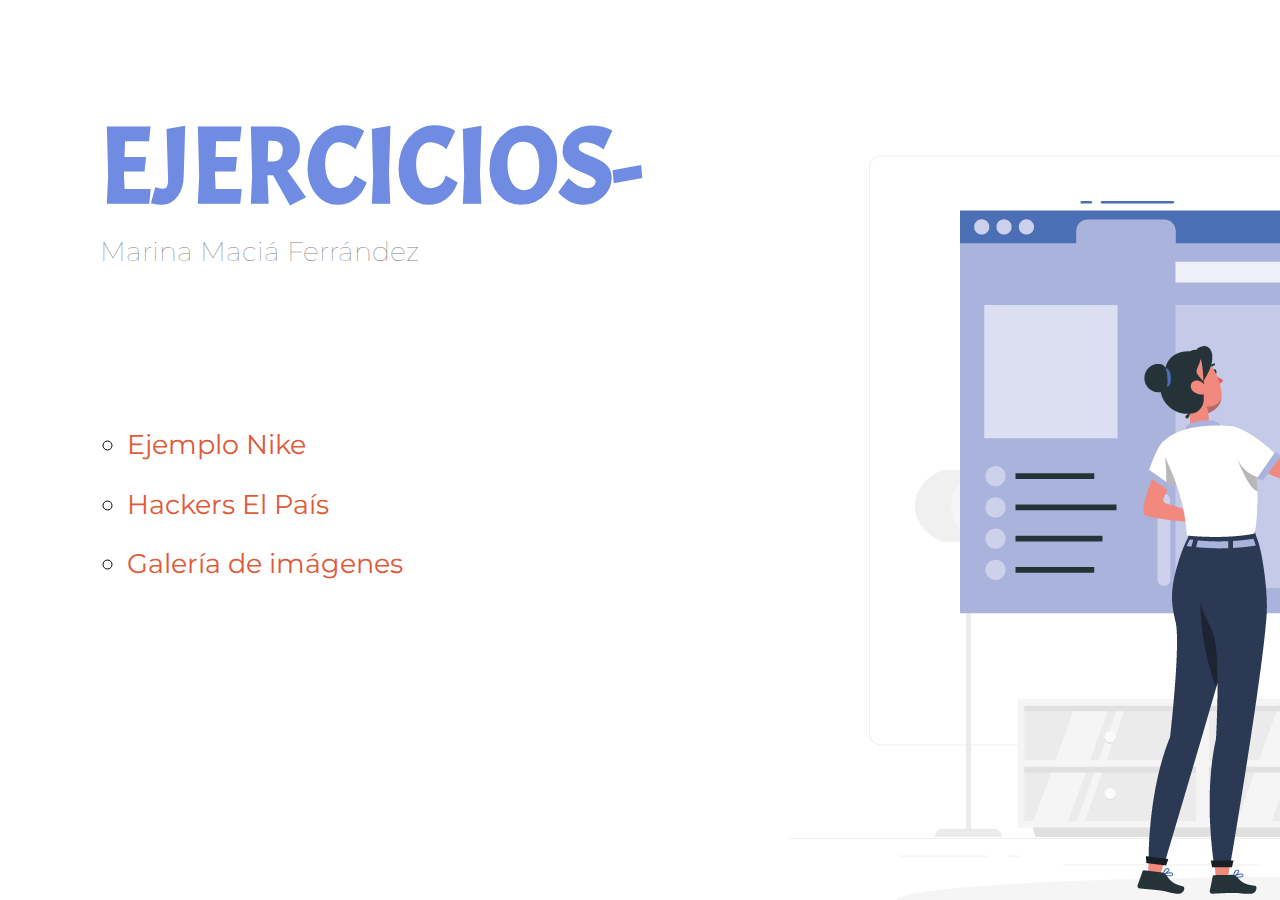
<file: Index.html>
<!DOCTYPE html>
<html>

<head>
    <meta charset="utf-8">
    <title>Ejercicios Marina Maciá</title>
    <link rel="stylesheet" href="style.css">

<link rel="preconnect" href="https://fonts.googleapis.com">
<link rel="preconnect" href="https://fonts.gstatic.com" crossorigin>
<link href="https://fonts.googleapis.com/css2?family=Acme&family=Montserrat:wght@300&display=swap" rel="stylesheet">
   </head>

<body>
    
    <h1>EJERCICIOS-</h1>
    <h2>Marina Maciá Ferrández</h2>
    <ul>
        <li><a href="NikeEjemplo/index.html">Ejemplo Nike</a></li> 
        <li><a href="ElPais/index.html">Hackers El País</a></li> 
        <li><a href="GaleriaImg/index.html">Galería de imágenes</a></li> 
   </ul>
</body>
</html>
</file>
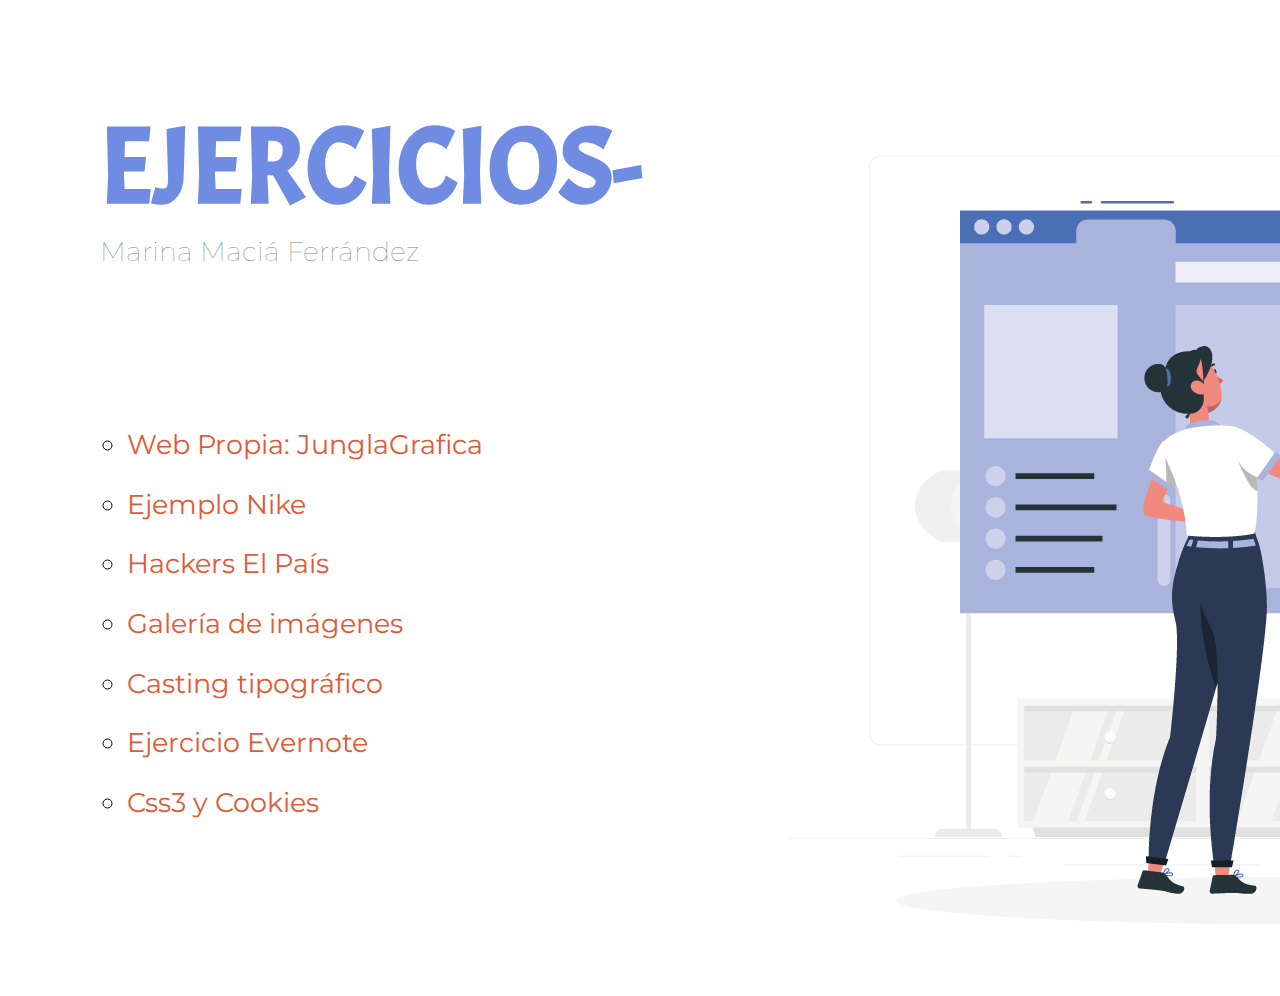
<file: index.html>
<!DOCTYPE html>
<html>

<head>
    <meta charset="utf-8">
    <title>Ejercicios Marina Maciá</title>
    <link rel="stylesheet" href="style.css">

<link rel="preconnect" href="https://fonts.googleapis.com">
<link rel="preconnect" href="https://fonts.gstatic.com" crossorigin>
<link href="https://fonts.googleapis.com/css2?family=Acme&family=Montserrat:wght@300&display=swap" rel="stylesheet">
   </head>

<body>
    
    <h1>EJERCICIOS-</h1>
    <h2>Marina Maciá Ferrández</h2>
    <ul>
        <li><a href="WebFinal/index.html">Web Propia: JunglaGrafica</a></li>
        <li><a href="NikeEjemplo/index.html">Ejemplo Nike</a></li> 
        <li><a href="ElPais/index.html">Hackers El País</a></li> 
        <li><a href="GaleriaImg/index.html">Galería de imágenes</a></li> 
        <li><a href="Tipografia/index.html">Casting tipográfico</a></li>
        <li><a href="Evernote/evernote.html">Ejercicio Evernote</a></li>
        <li><a href="Cookies/portfolio.html">Css3 y Cookies</a></li>
   </ul>
</body>
</html>
</file>
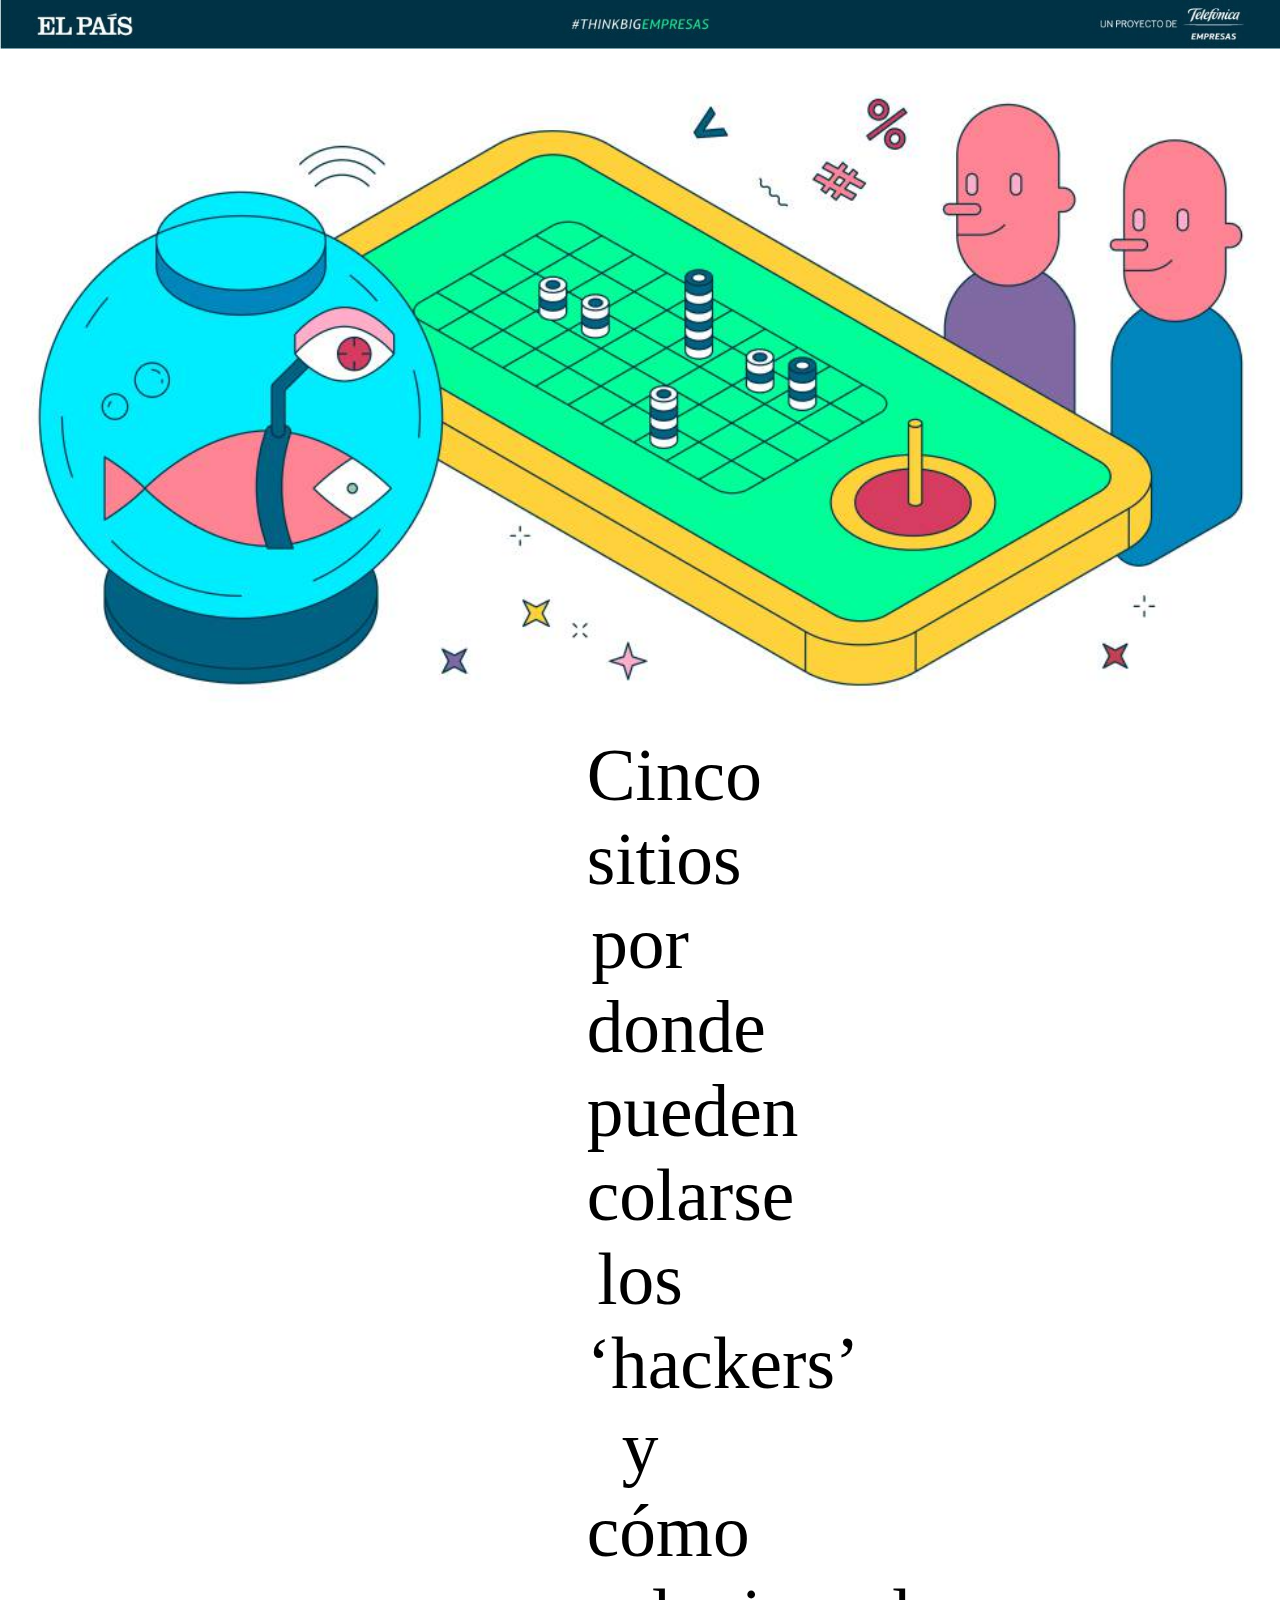
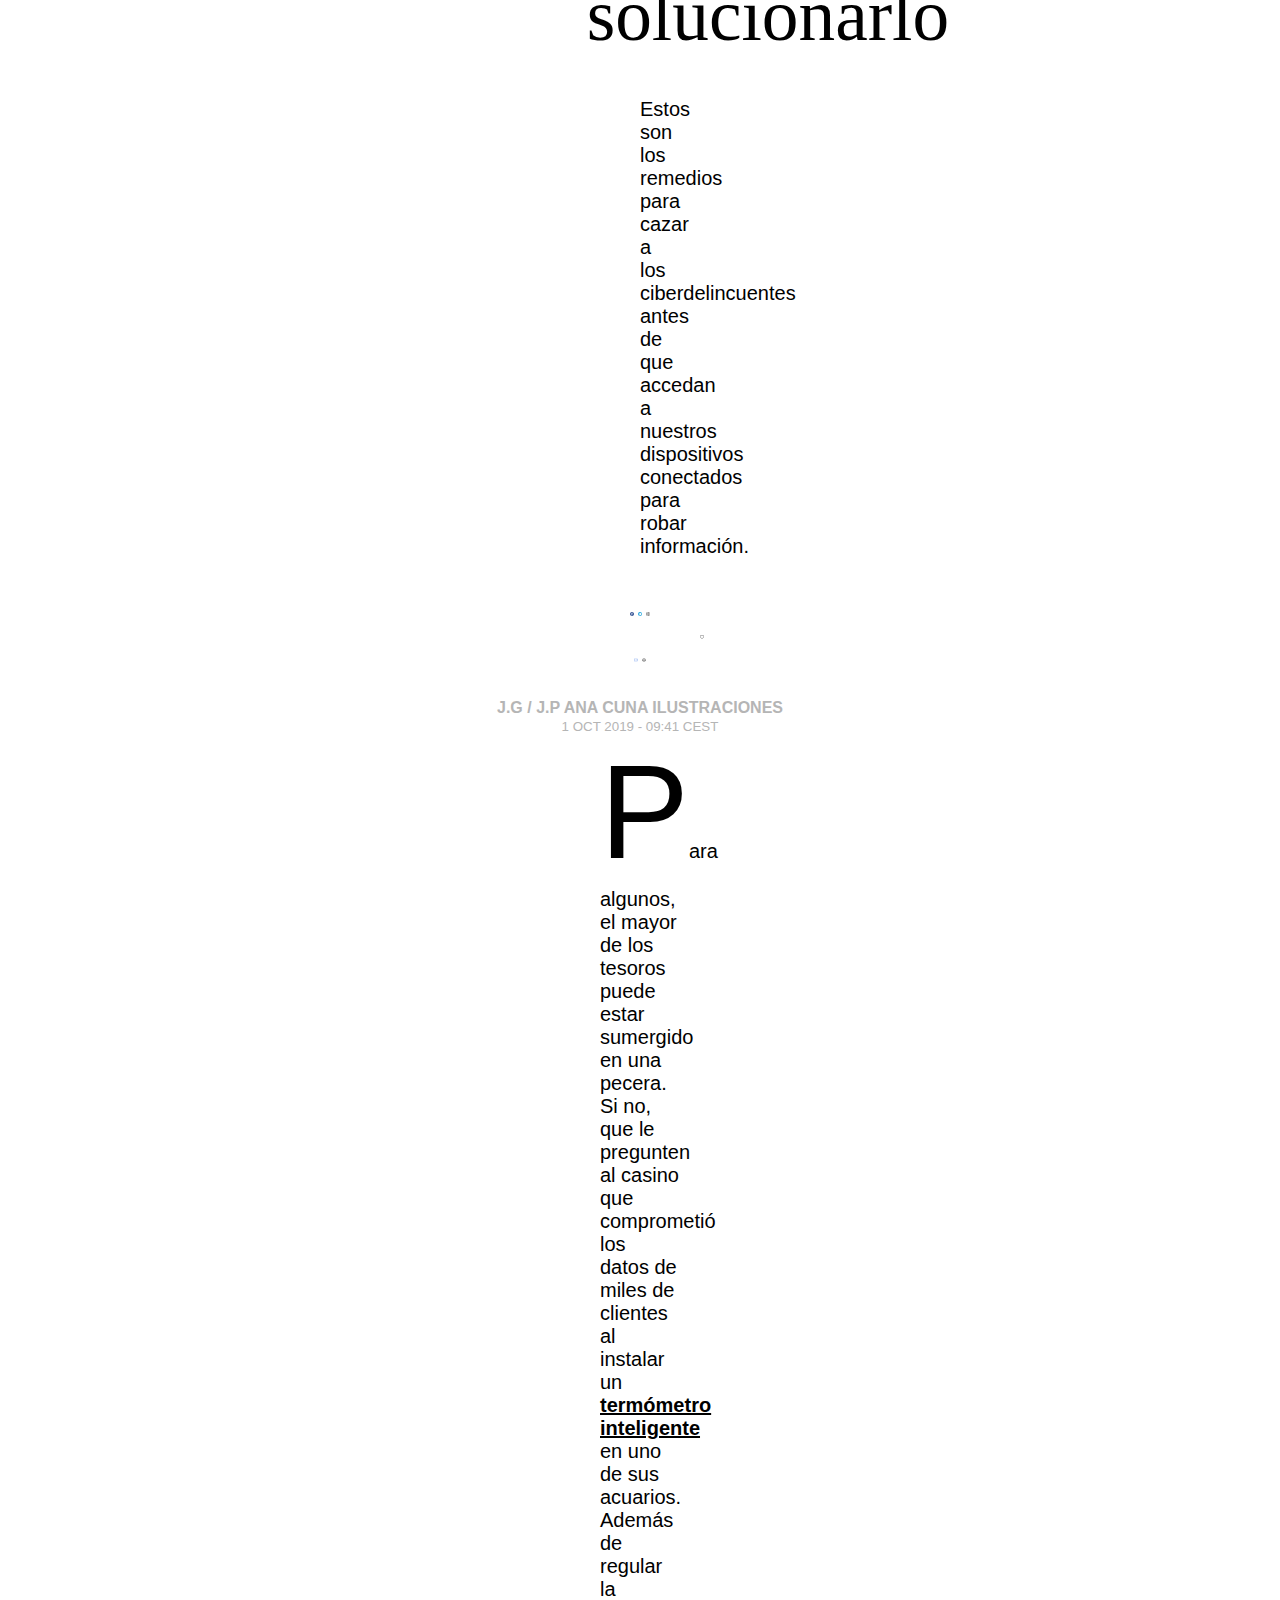
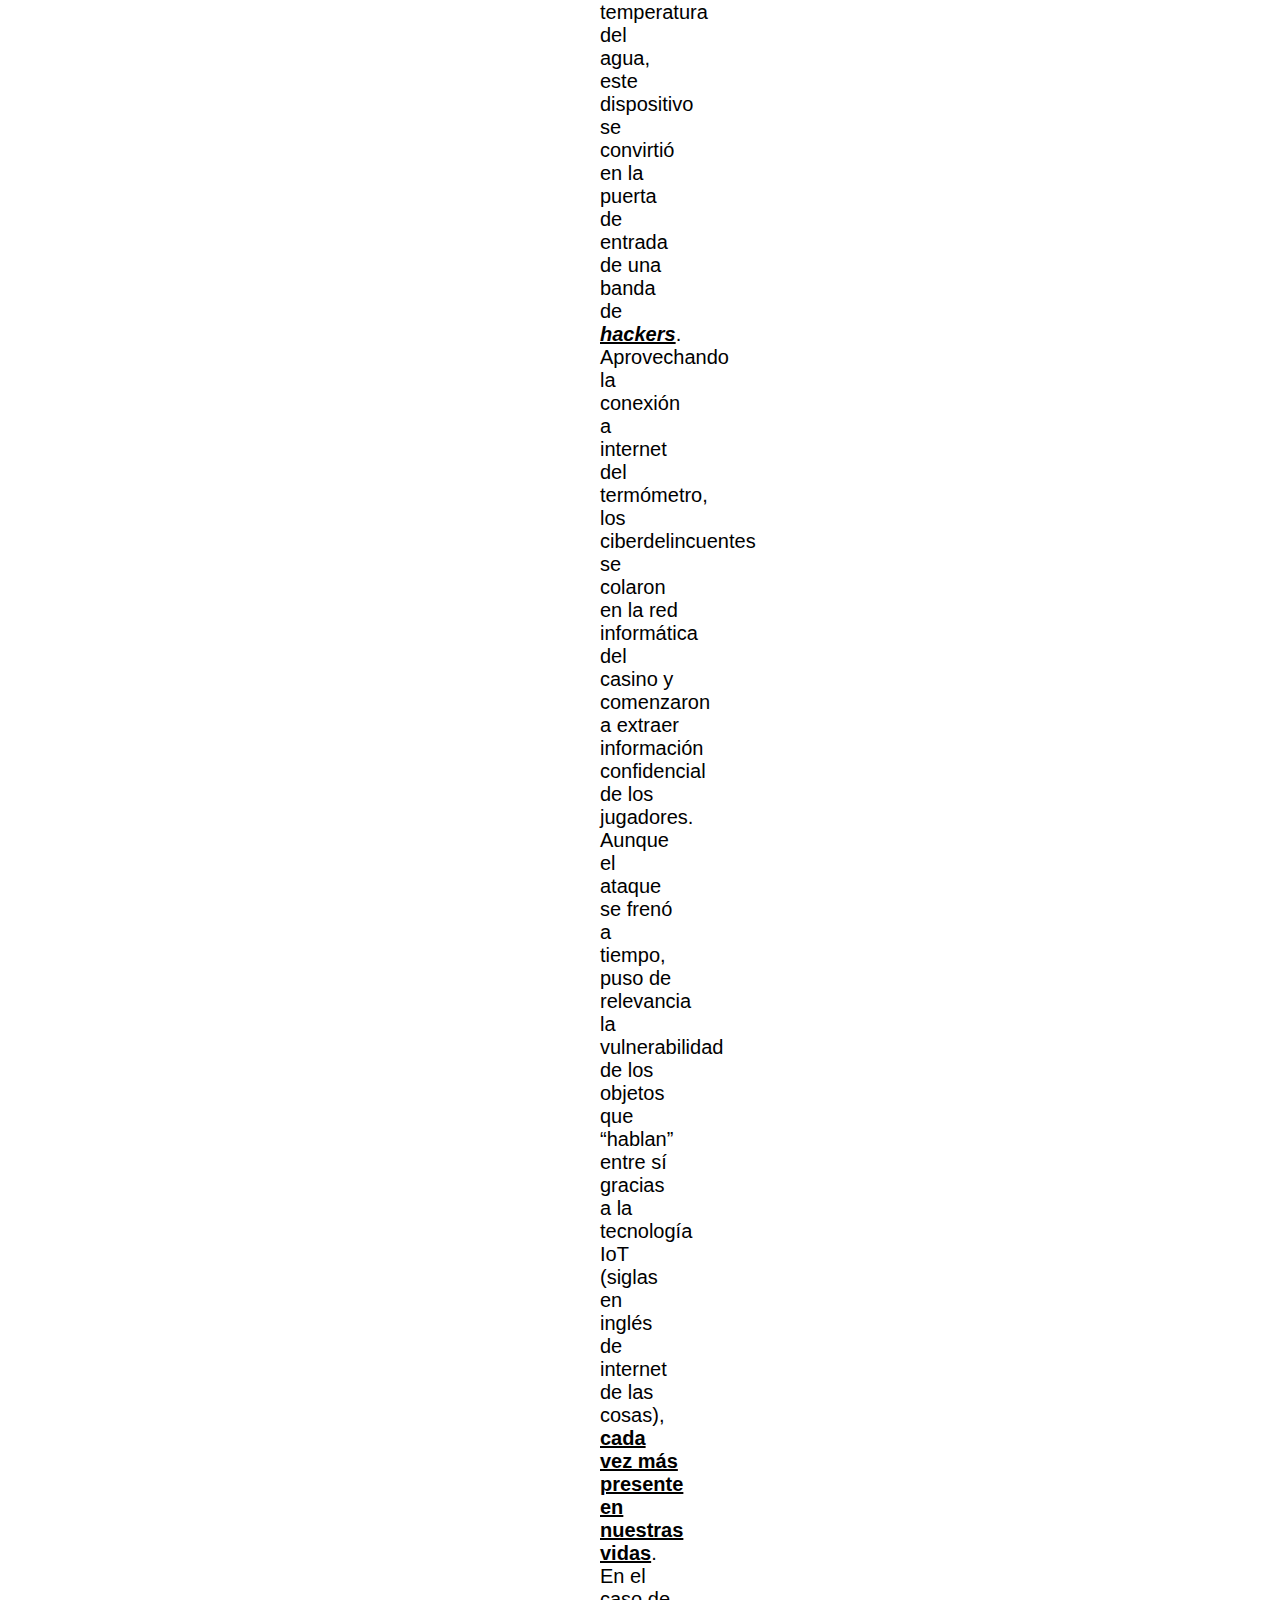
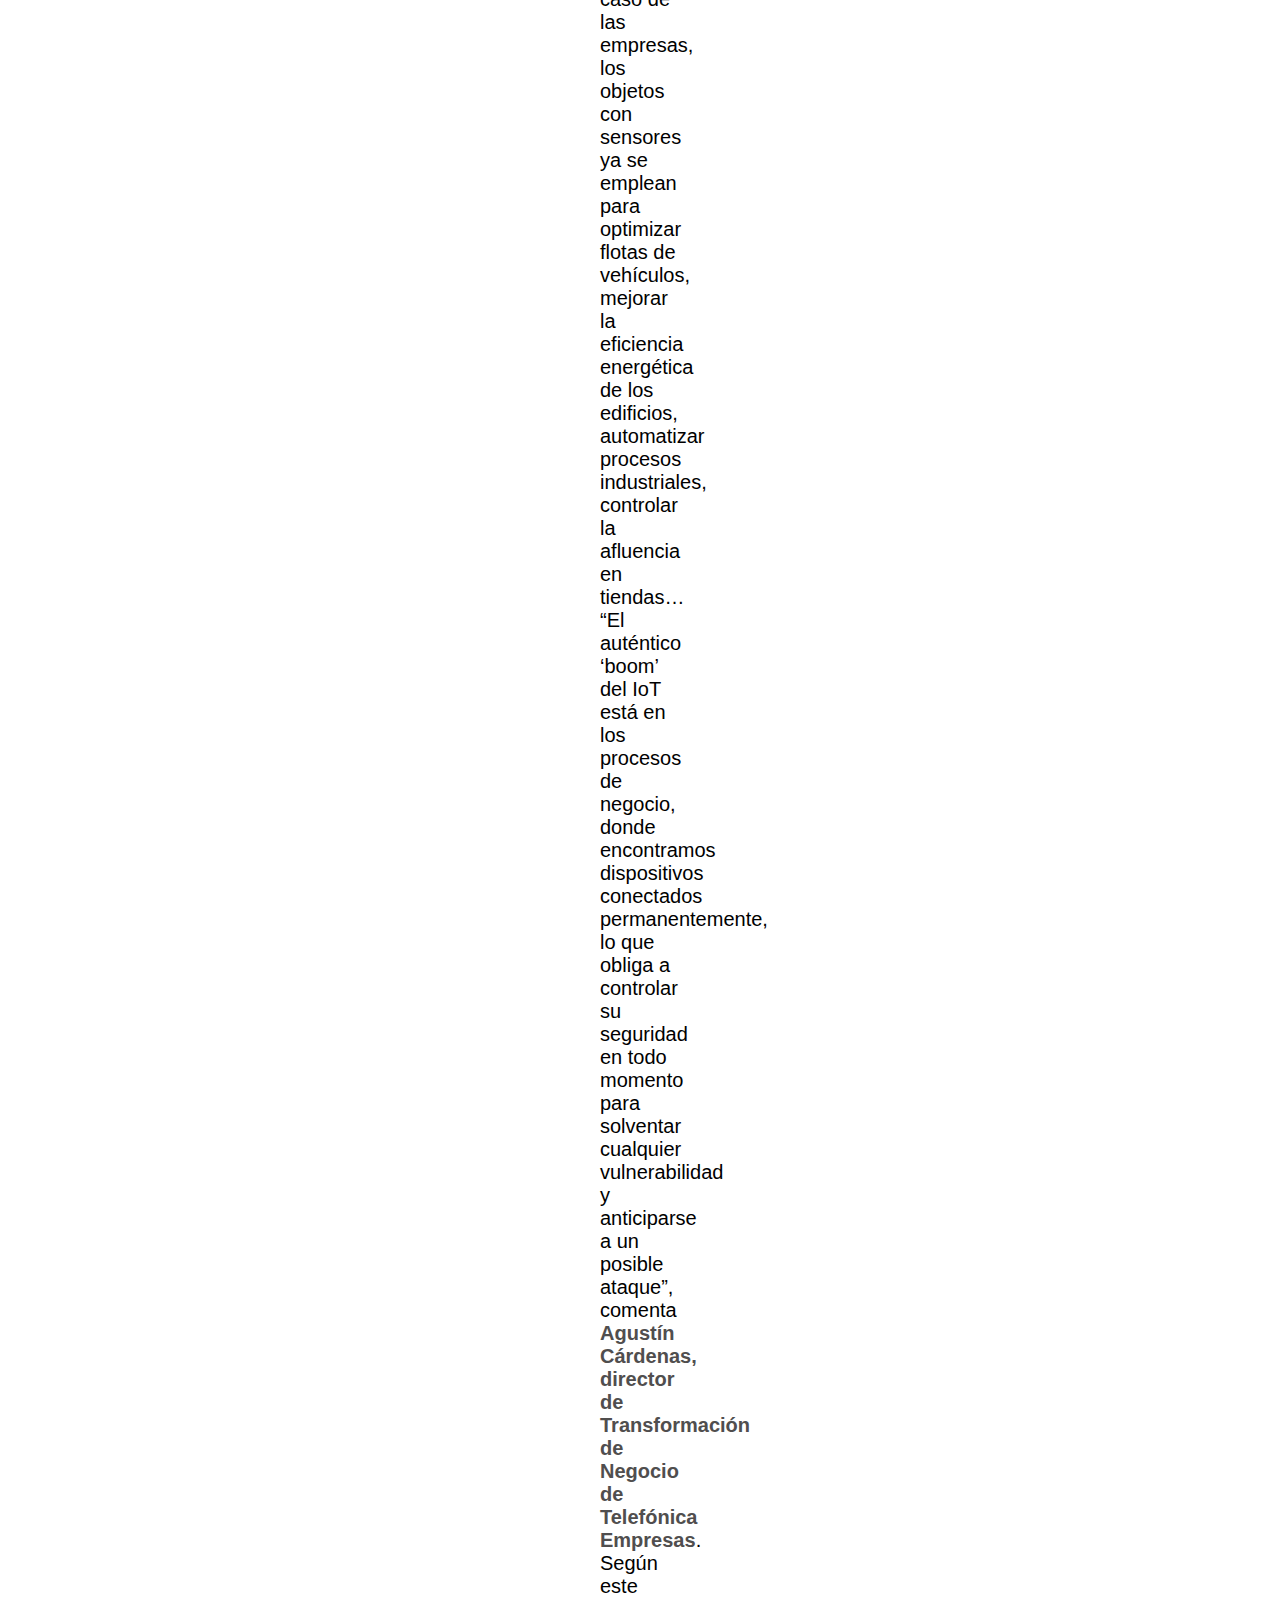
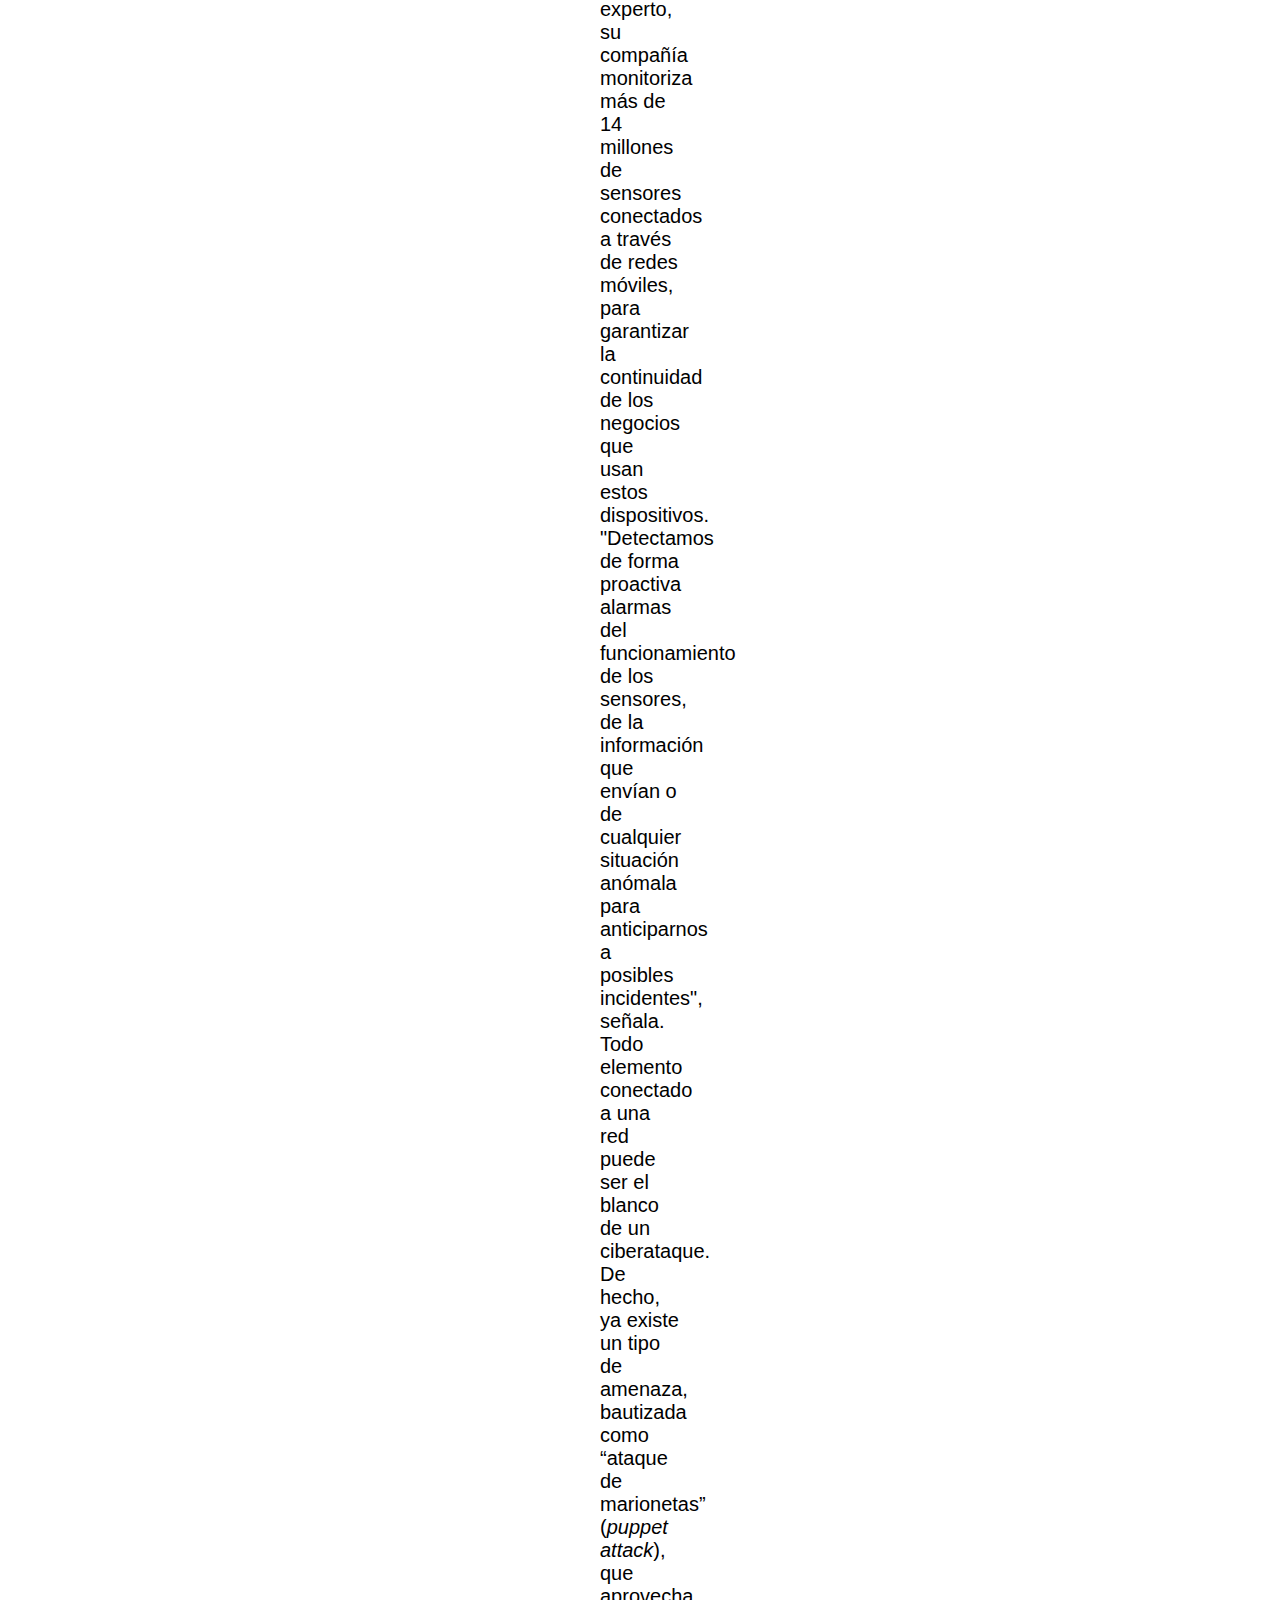
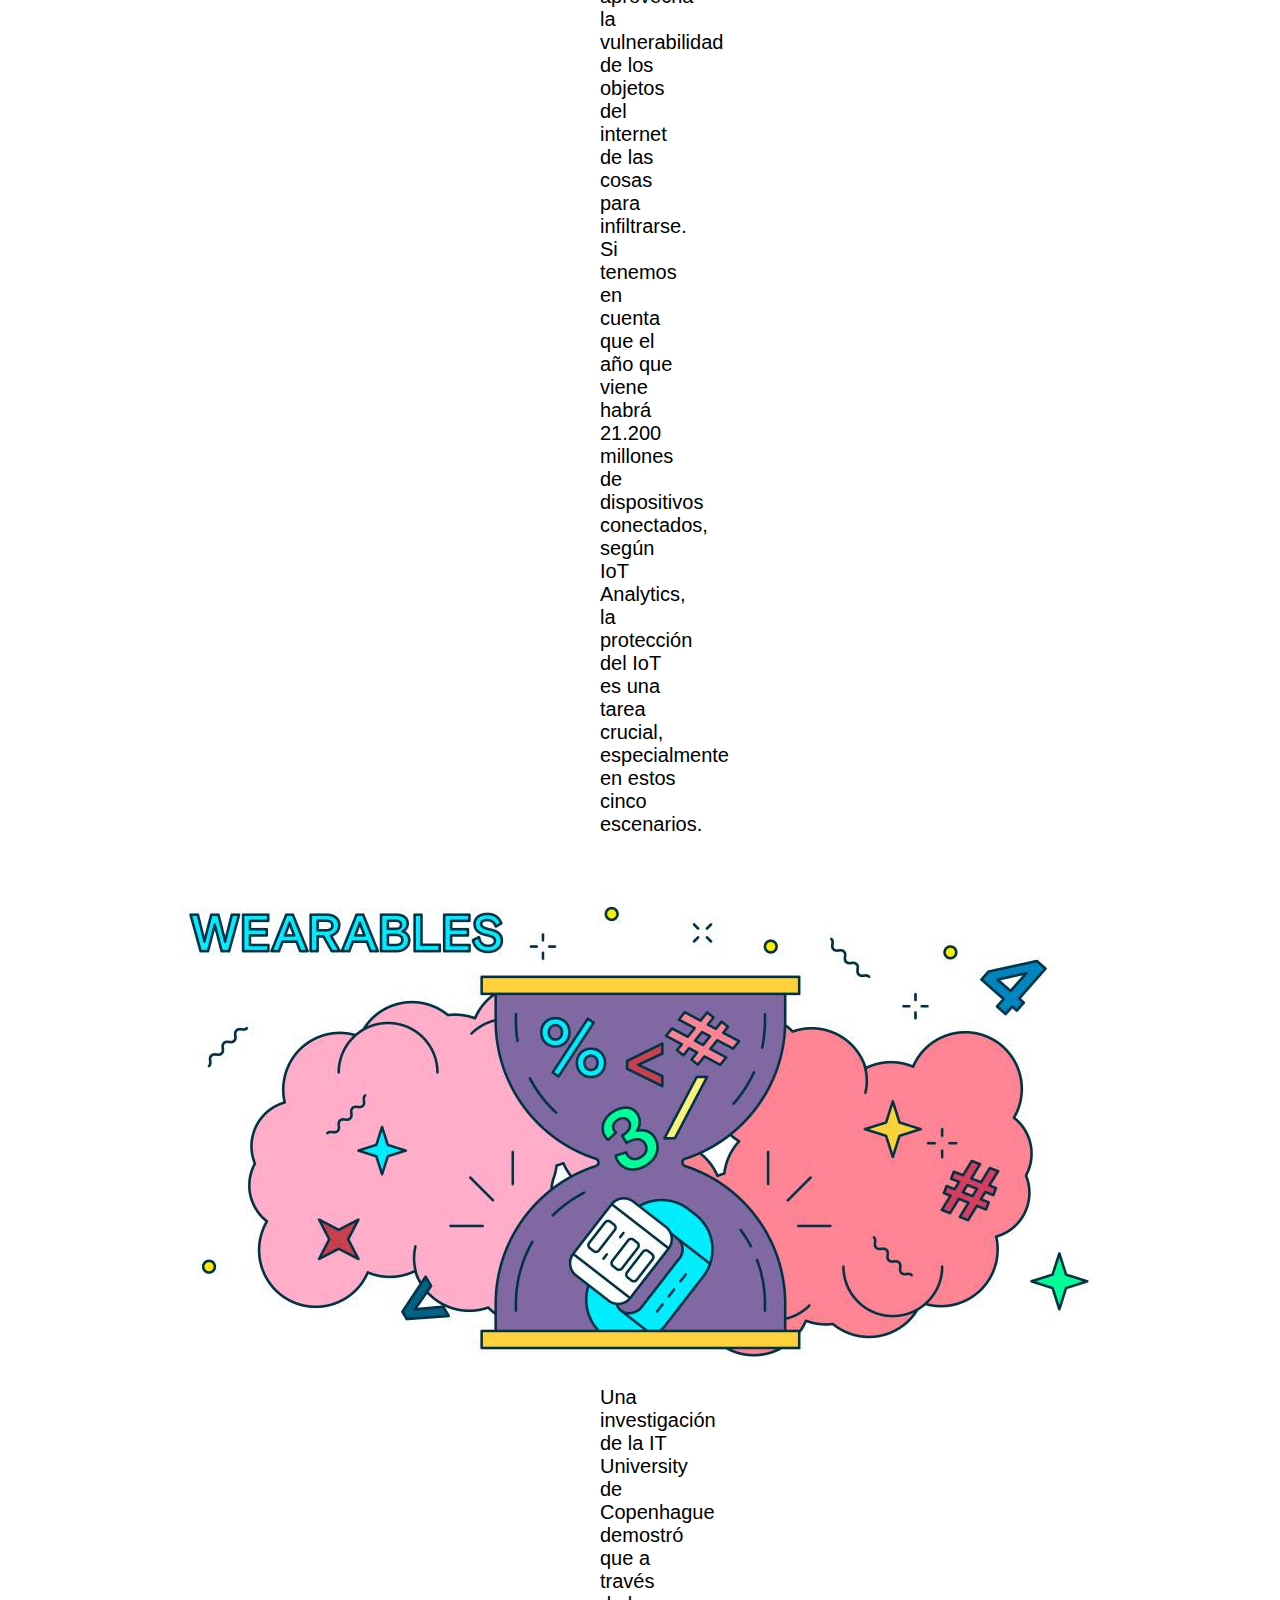
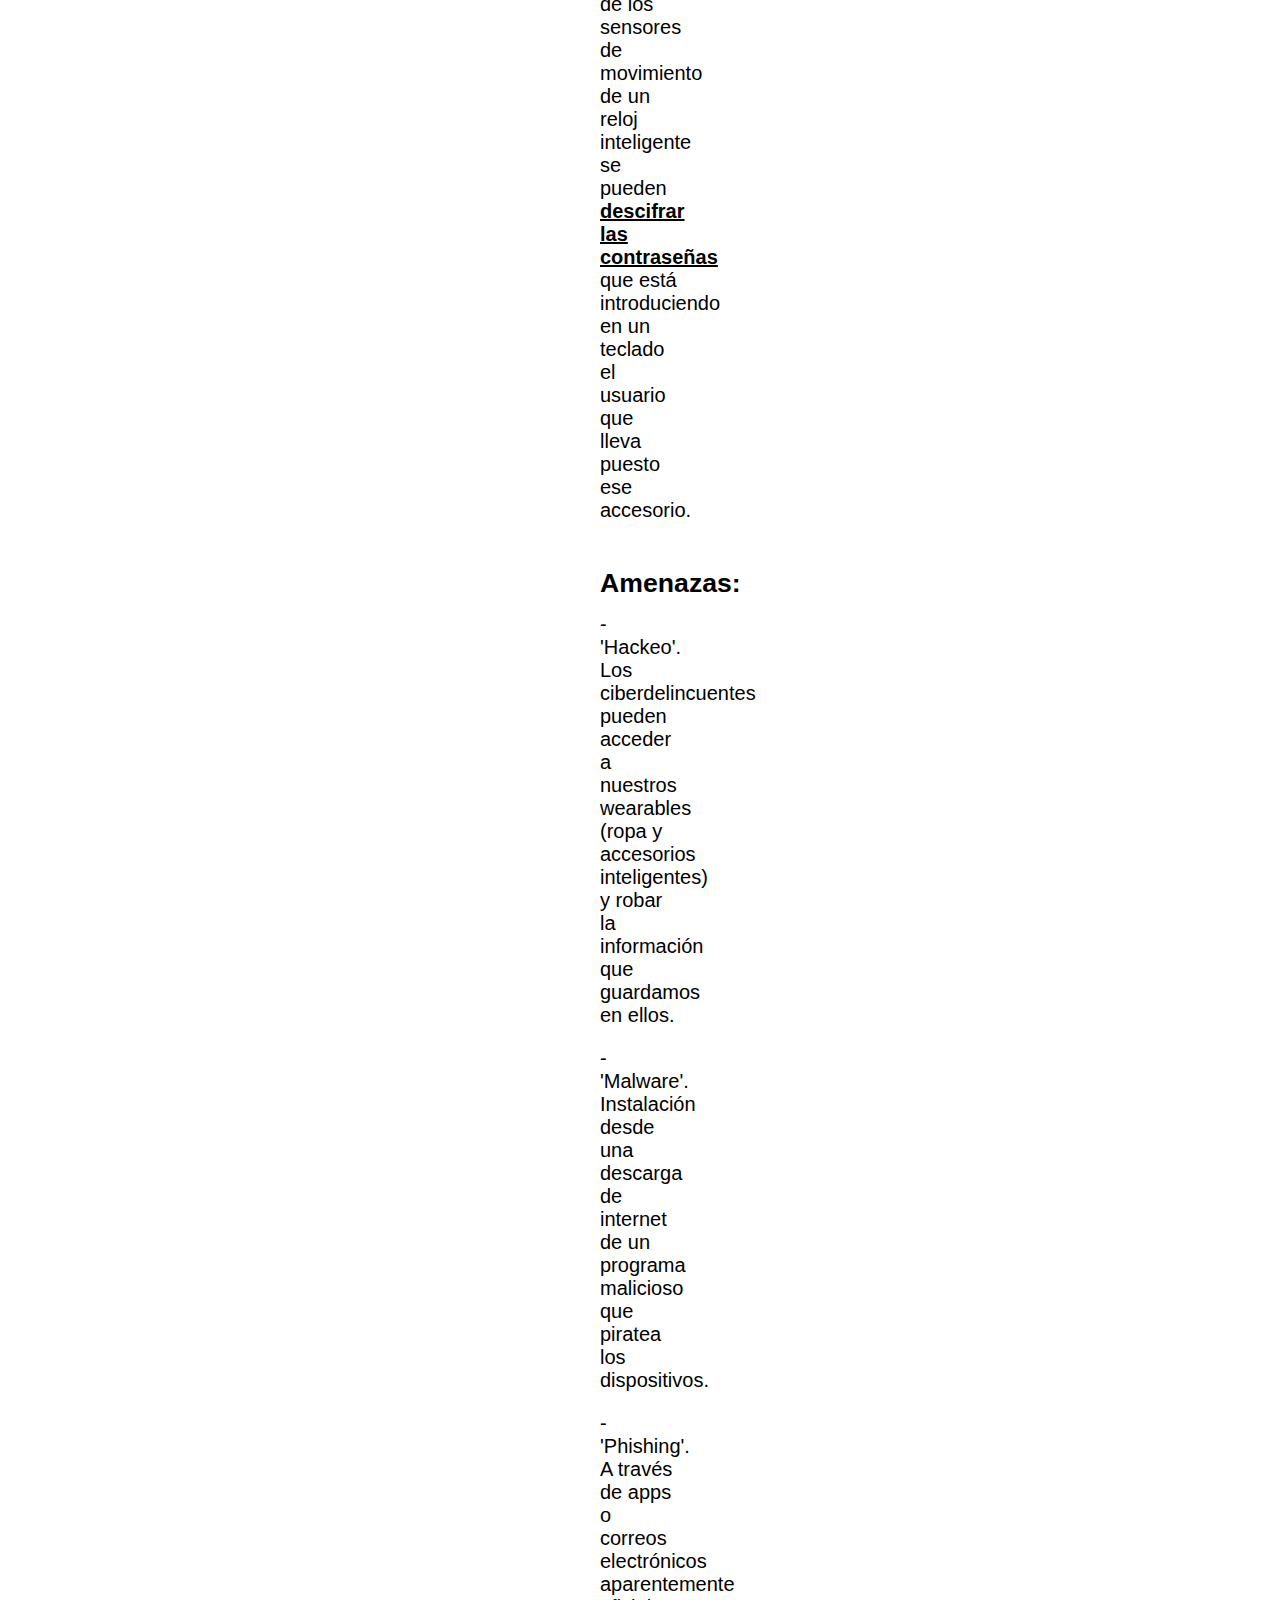
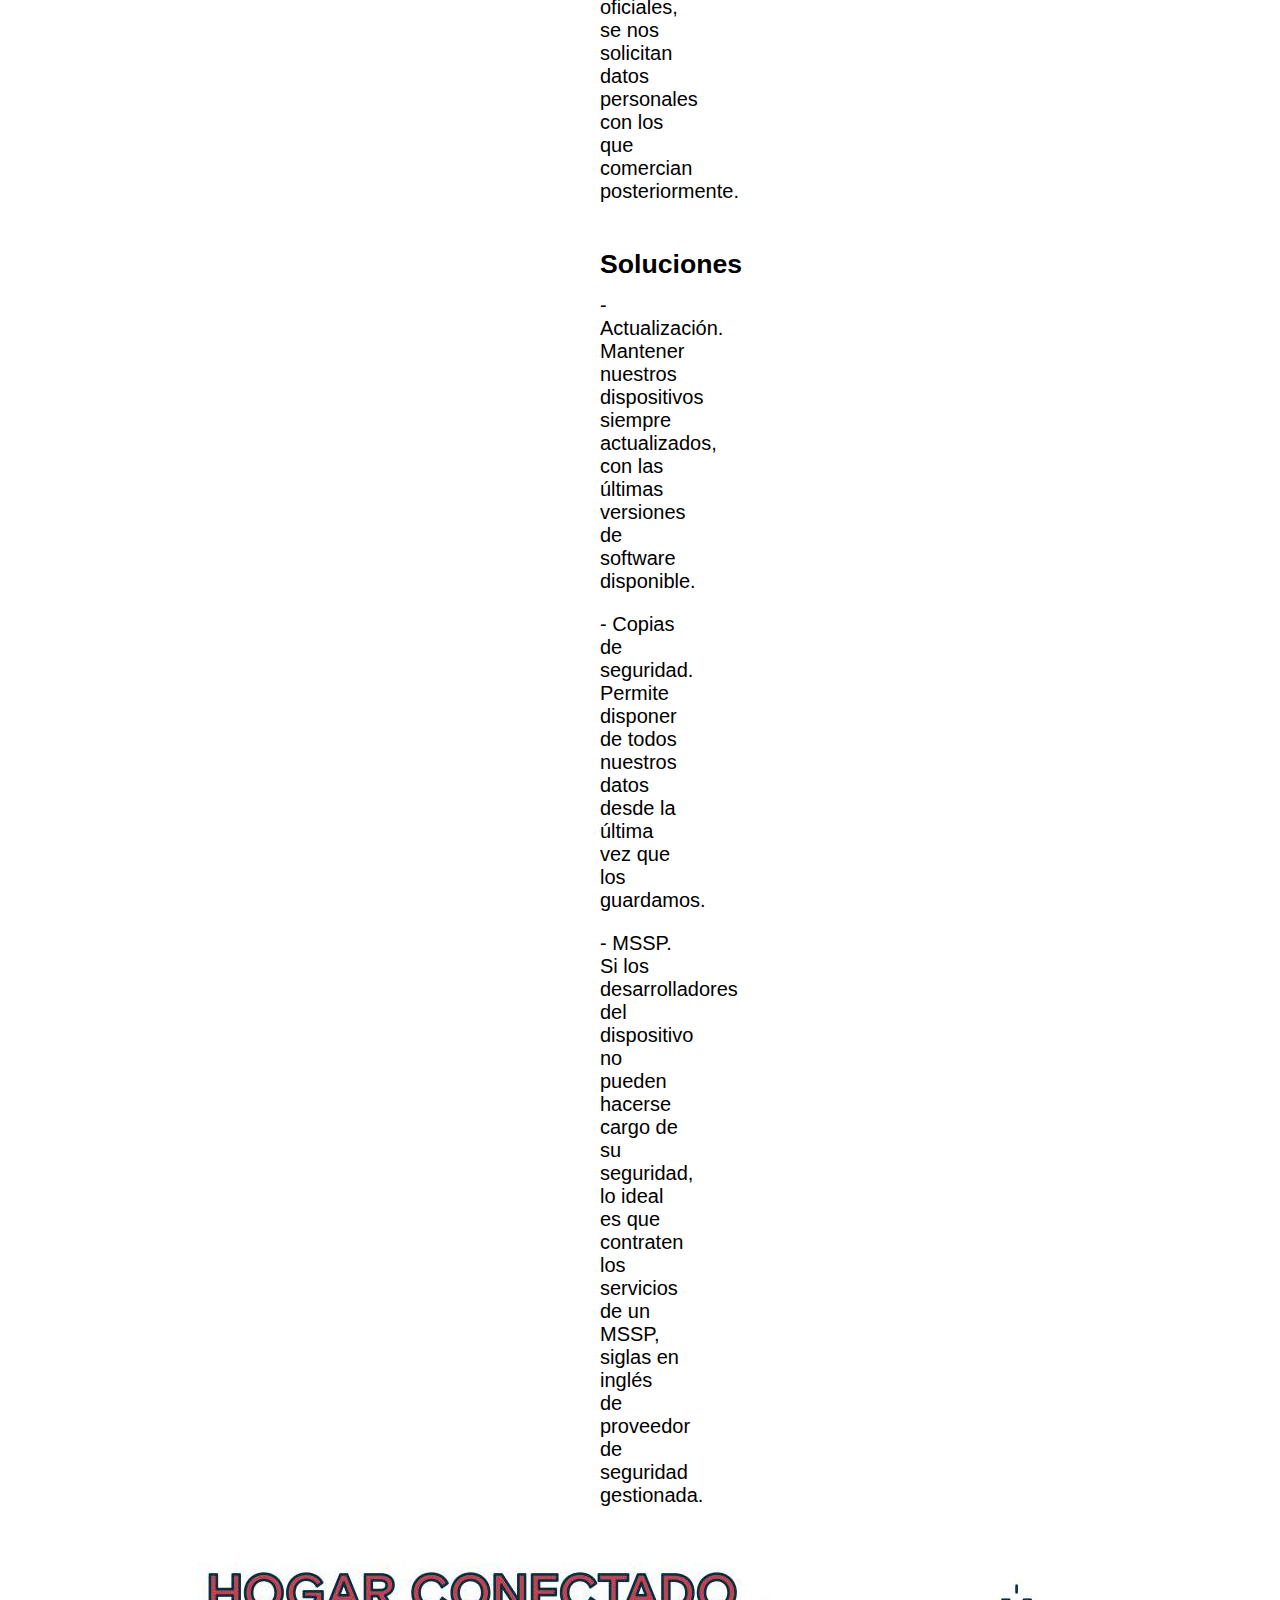
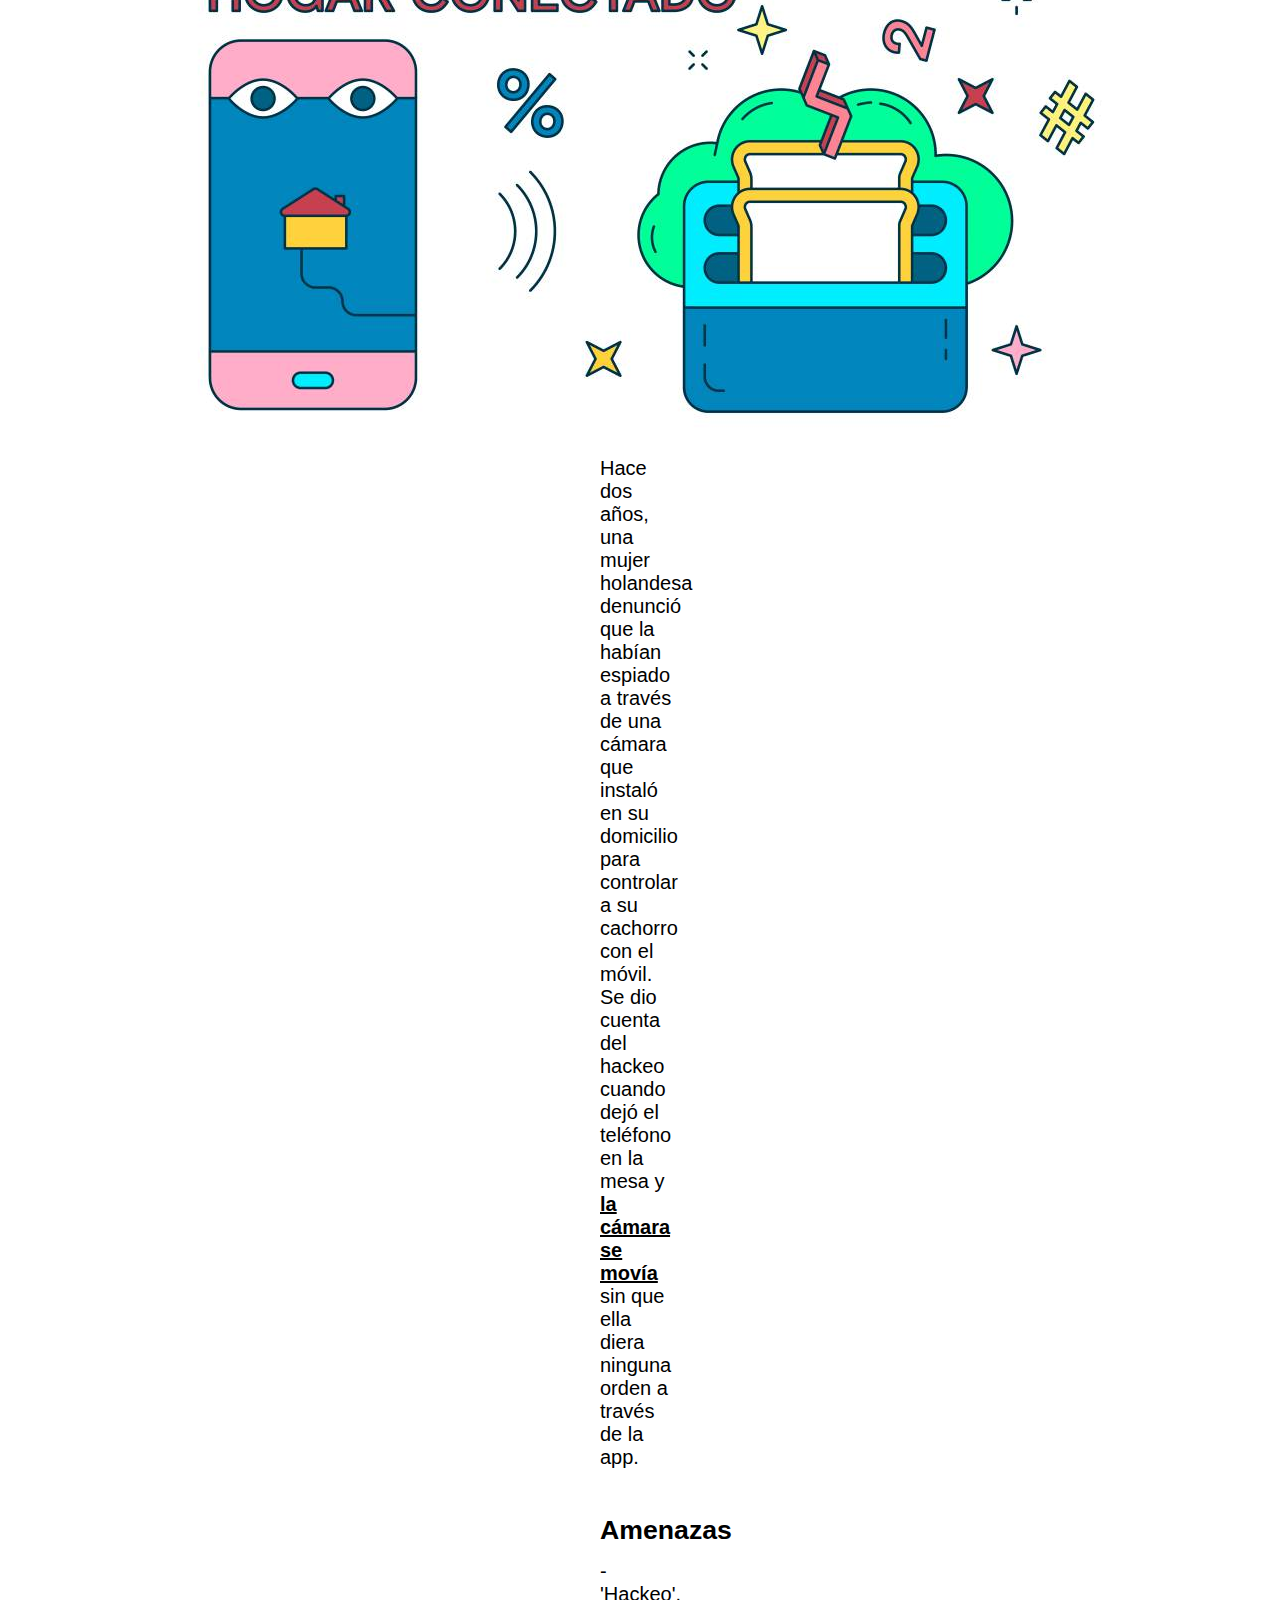
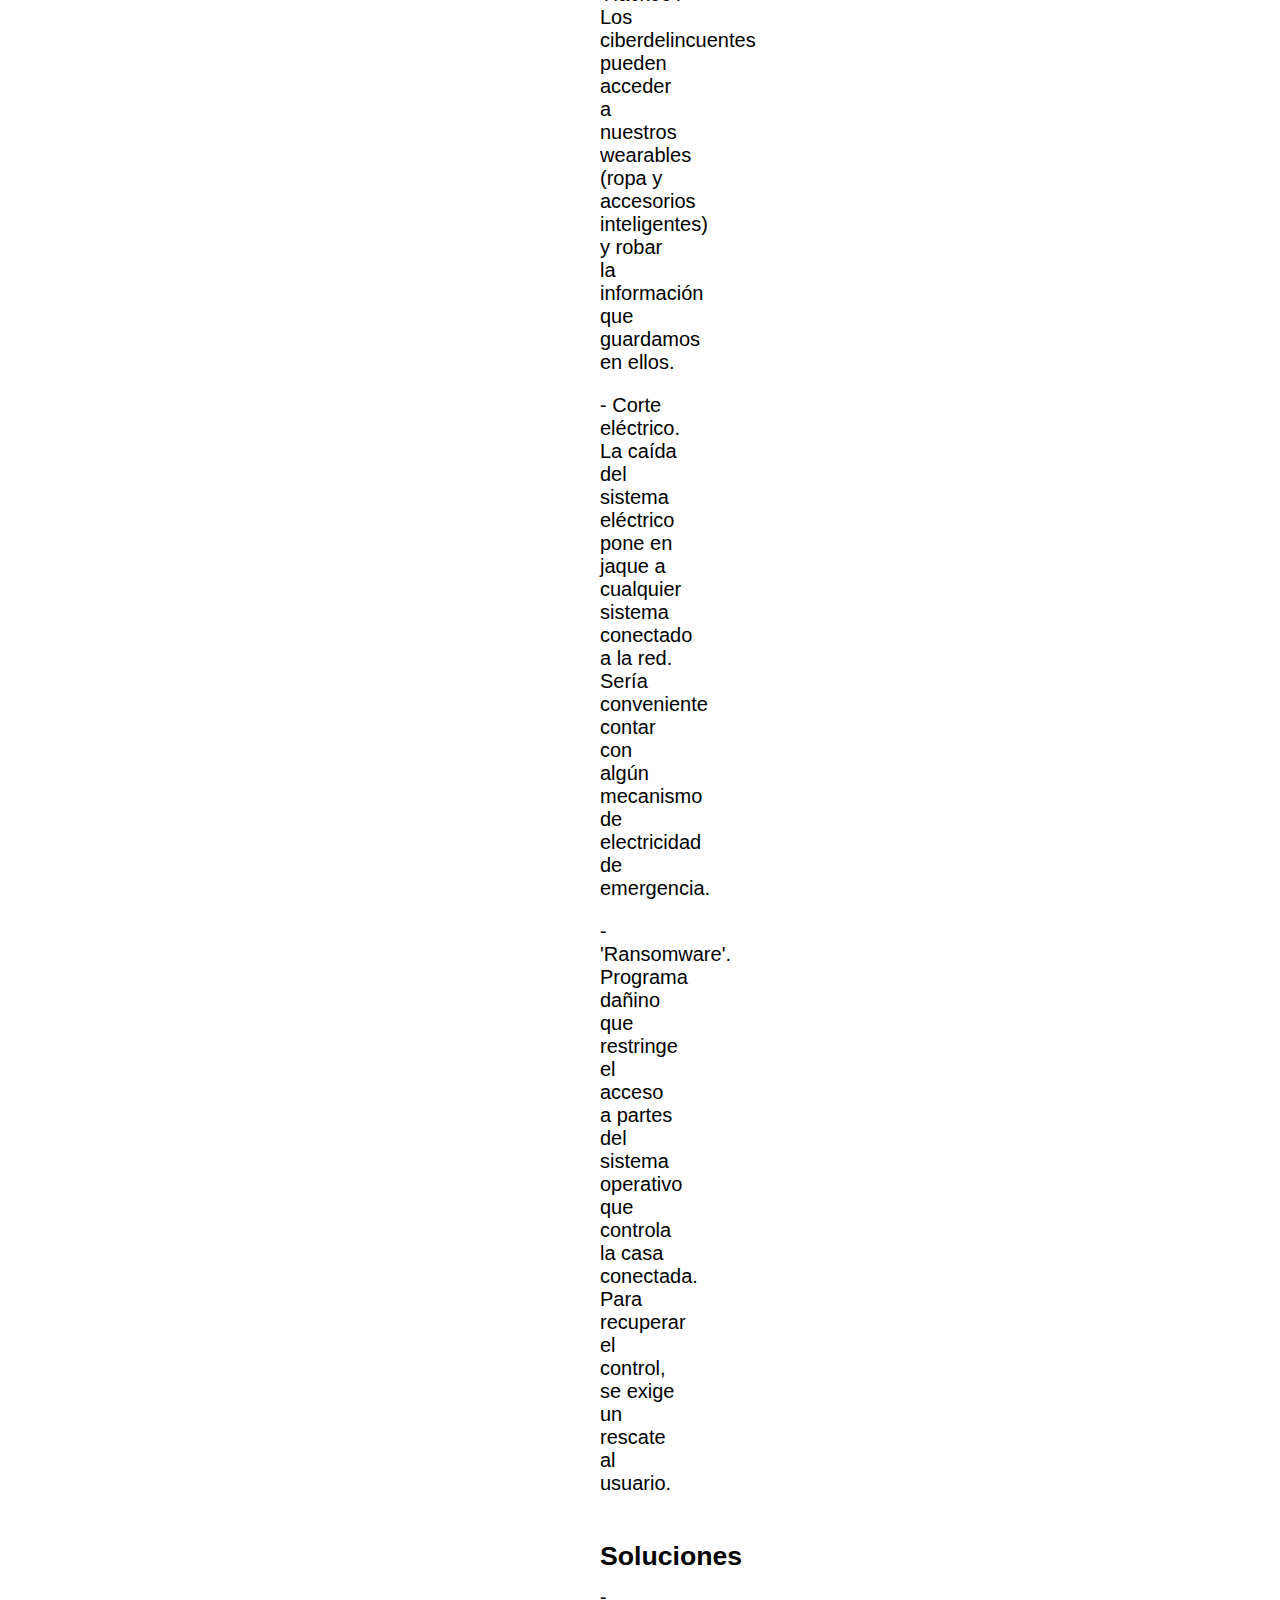
<file: ElPais/index.html>
<!DOCTYPE html>
<html>

<head>
    <meta charset="utf-8">
    <title>El Pais</title>
    <link rel="stylesheet" href="estilo/estilo.css">
</head>

<body>
    <header>
        <img src="img/header.JPG" alt="" width="100%">
        <img src="img/cabecera.jpg" alt="" width="100%">
    </header>
    <section>

        <h1>Cinco sitios por donde pueden colarse los ‘hackers’ y cómo solucionarlo</h1>
        <p class="intro"><!--He intentado poner la etiqueta <resumen> pero no funciona en CSS-->
            Estos son los remedios para cazar a los ciberdelincuentes antes de que accedan a nuestros dispositivos conectados para robar información.
        </p>

            <ul class="rrss">
                <li><a href="https://facebook.es"><img src="img/facebook.png" alt="" width="5%"></a></li>
                <li><a href="https://twitter.com/?lang=es"><img src="img/twitter.png" alt="" width="5%"></a></li>
                <li><a href="#"><img src="img/sharing.png" alt="" width="5%"></a></li>

                <li class="separar"><a href="#"><img src="img/heart.png" alt="" width="5%"></a></li>
                <li><a href="#"><img src="img/send-mail.png" alt="" width="5%"></a></li>
                <li><a href="#"><img src="img/print.png" alt="" width="5%"></a></li>


            </ul>

        <h4>J.G / J.P ANA CUNA ILUSTRACIONES</h4>
        <time>
            1 OCT 2019 - 09:41 CEST
        </time>
    </section>

    <article>
        <p>
            <span style="font-size:100pt ">P</span>ara algunos, el mayor de los tesoros puede estar sumergido en una pecera. Si no, que le pregunten al casino que comprometió los datos de miles de clientes al instalar un <span style="text-decoration: underline;font-weight:bold">termómetro inteligente</span> en uno de sus acuarios. Además de regular la temperatura del agua, este dispositivo se convirtió en la puerta de entrada de una banda de <span style="text-decoration: underline; font-weight:bold; font-style: oblique;"  >hackers</span>. Aprovechando la conexión a internet del termómetro, los ciberdelincuentes se colaron en la red informática del casino y comenzaron a extraer información confidencial de los jugadores. Aunque el ataque se frenó a tiempo, puso de relevancia la vulnerabilidad de los objetos que “hablan” entre sí gracias a la tecnología IoT (siglas en inglés de internet de las cosas), <span style="text-decoration: underline;font-weight:bold"> cada vez más presente en nuestras vidas</span>. En el caso de las empresas, los objetos con sensores ya se emplean para optimizar flotas de vehículos, mejorar la eficiencia energética de los edificios, automatizar procesos industriales, controlar la afluencia en tiendas… “El auténtico ‘boom’ del IoT está en los procesos de negocio, donde encontramos dispositivos conectados permanentemente, lo que obliga a controlar su seguridad en todo momento para solventar cualquier vulnerabilidad y anticiparse a un posible ataque”, comenta <span style="font-weight:bold; color: rgb(80, 78, 78);">Agustín Cárdenas, director de Transformación de Negocio de Telefónica Empresas</span>. Según este experto, su compañía monitoriza más de 14 millones de sensores conectados a través de redes móviles, para garantizar la continuidad de los negocios que usan estos dispositivos. "Detectamos de forma proactiva alarmas del funcionamiento de los sensores, de la información que envían o de cualquier situación anómala para anticiparnos a posibles incidentes", señala.
            <br>Todo elemento conectado a una red puede ser el blanco de un ciberataque. De hecho, ya existe un tipo de amenaza, bautizada como “ataque de marionetas” (<span style="font-style: oblique;">puppet attack</span>), que aprovecha la vulnerabilidad de los objetos del internet de las cosas para infiltrarse. Si tenemos en cuenta que el año que viene habrá 21.200 millones de dispositivos conectados, según IoT Analytics, la protección del IoT es una tarea crucial, especialmente en estos cinco escenarios.
        </p>

        <img src="img/img1.jpg" alt="">

        <p>
        Una investigación de la IT University de Copenhague demostró que a través de los sensores de movimiento de un reloj inteligente se pueden <span style="text-decoration: underline;font-weight:bold">descifrar las contraseñas </span> que está introduciendo en un teclado el usuario que lleva puesto ese accesorio. 
        </p>
        <h2>Amenazas: </h2>
        <ul>
            <li>- 'Hackeo'. Los ciberdelincuentes pueden acceder a nuestros wearables (ropa y accesorios inteligentes) y robar la información que guardamos en ellos.</li>
            <li>- 'Malware'. Instalación desde una descarga de internet de un programa malicioso que piratea los dispositivos.</li>
            <li>- 'Phishing'. A través de apps o correos electrónicos aparentemente oficiales, se nos solicitan datos personales con los que comercian posteriormente.</li>
        </ul>

        <h2>Soluciones</h2>
        <ul>
            <li>- Actualización. Mantener nuestros dispositivos siempre actualizados, con las últimas versiones de software disponible.</li>
            <li>- Copias de seguridad. Permite disponer de todos nuestros datos desde la última vez que los guardamos.</li>
            <li>- MSSP. Si los desarrolladores del dispositivo no pueden hacerse cargo de su seguridad, lo ideal es que contraten los servicios de un MSSP, siglas en inglés de proveedor de seguridad gestionada.</li>
        </ul>

        <img src="img/img2.jpg" alt="">

        <p>
            Hace dos años, una mujer holandesa denunció que la habían espiado a través de una cámara que instaló en su domicilio para controlar a su cachorro con el móvil. Se dio cuenta del hackeo cuando dejó el teléfono en la mesa y <span style="text-decoration: underline;font-weight:bold">la cámara se movía</span> sin que ella diera ninguna orden a través de la app.
        </p>

        <h2>Amenazas</h2>
        <ul>
            <li>- 'Hackeo'. Los ciberdelincuentes pueden acceder a nuestros wearables (ropa y accesorios inteligentes) y robar la información que guardamos en ellos.</li>
            <li>- Corte eléctrico. La caída del sistema eléctrico pone en jaque a cualquier sistema conectado a la red. Sería conveniente contar con algún mecanismo de electricidad de emergencia.</li>
            <li>- 'Ransomware'. Programa dañino que restringe el acceso a partes del sistema operativo que controla la casa conectada. Para recuperar el control, se exige un rescate al usuario.</li>
        </ul>

        <h2>Soluciones</h2>
        <ul>
            <li>- Algoritmos. Mediante la programación del sistema inteligente, podemos detectar si los sensores de nuestra casa se comportan erróneamente y verificar si un ciberdelincuente quiere acceder al hogar.</li>
            <li>- Contraseñas. Fijar contraseñas complejas y cambiar las que vienen de serie. </li>
            <li>- Antivirus. Instalar un antivirus que detecte, pare y elimine cualquier ataque en la red a través de programas maliciosos.</li>
        </ul>
    
        <img src="img/img3.jpg" alt="">

        <p>
            Uno de los casos de hackeos más sonados fue el de dos estadounidenses expertos en seguridad que accedieron desde sus ordenadores a un <span style="text-decoration: underline;font-weight:bold">Jeep Cherokee</span>. Consiguieron manipular el aire acondicionado, la radio, el limpiaparabrisas y hasta detener el motor del vehículo.
        </p>
        <h2>Amenazas</h2>
        <ul>
            <li>- 'Hackeo'. Alguien puede acceder a los sistemas inteligentes de nuestros vehículos autónomos y controlarlos sin que podamos hacer nada.</li>
            <li>- Desconexión. Una caída del sistema satelital dejaría al coche autónomo sin capacidad de guía a través de una navegación por GPS.</li>
            <li>- Intromisión en comunicaciones. Un cibercriminal puede interceptar las comunicaciones entre el coche y otros dispositivos y trastocar el normal funcionamiento del vehículo.</li>
        </ul>

        <h2>Soluciones</h2>
        <ul>
            <li>- La nube. Migrar, en la medida de lo posible, todo el software del coche y los sistemas operativos a la nube para recuperar los datos ante posibles ataques externos.</li>
            <li>- Cifrado de datos. Empleamos un algoritmo para transformar un mensaje, sin atender a su estructura lingüística o significado, de tal forma que sea incomprensible para quien no disponga de la clave secreta del algoritmo.</li>
            <li>- Identificación del dispositivo. Si el vehículo cuenta con su propio identificador, igualmente que los sensores que incorpore, será posible aislarlos en caso de sufrir cualquier ataque.</li>
        </ul>

        <img src="img/img4.jpg" alt="">

        <p>
            Kaspersky Lab detectó ataques por software malicioso en más del 40% de los equipos ICS (Sistemas de Control Industrial, en sus siglas en inglés) protegidos por sus soluciones en 2018. Los ciberataques contra estos equipos se consideran una amenaza altamente peligrosa por las importantes pérdidas de información y por el tiempo de inactividad del sistema.
        </p>
        <h2>Amenazas</h2>
        <ul>
            <li>- Ataque 'botnets'. Se trata de una red de <span style="font-style: oblique;">bots</span>, controlada por un  <span style="font-style: oblique;">hacker</span>, que propaga automáticamente  <span style="font-style: oblique;">malware</span> o todo tipo de software pernicioso para los dispositivos.</li>
            <li>- 'Hackeo'. Alguien ajeno a la maquinaria puede colarse en sus sistemas inteligentes y darle órdenes en remoto.</li>
            <li>- 'Ransomware'. Se encripta parte de los archivos de las máquinas y se exige un rescate para volver a acceder a ellos. Esto puede alterar los ritmos de producción y las rutas de distribución.</li>
        </ul>

        <h2>Soluciones</h2>
        <ul>
            <li>- Inteligencia artificial. Incorporar inteligencia artificial en la maquinaria para que aprenda de las amenazas detectadas y, de esta forma, predecir y mejorar sus sistemas de defensa autónomamente.</li>
            <li>- La nube. Subir a una plataforma  <span style="font-style: oblique;">cloud</span> el software de las máquinas y los sistemas operativos para recuperar la información ante posibles ataques.</li>
            <li>- Cifrado de datos. Empleamos un algoritmo para transformar un mensaje, sin atender a su estructura lingüística o significado, de tal forma que sea incomprensible para quien no disponga de una clave secreta.</li>
        </ul>

        <img src="img/img3.jpg" alt="">

        <p>
            En 2017, la ciudad estadounidense de Dallas sufrió un ataque contra sus sistemas de emergencia. En plena madrugada, las más de 150 sirenas, pensadas para alertar sobre tormentas o tornados, comenzaron a sonar sin parar. Las autoridades determinaron que todo partió de un  <span style="font-style: oblique;">hackeo</span> informático contra la red inteligente de la localidad.
        </p>
        <h2>Amenazas</h2>
        <ul>
            <li>- 'Hackeo'. Los sistemas inteligentes de una ciudad entera pueden ser atacados con diferentes fines.</li>
            <li>- Caída eléctrica. La caída del sistema eléctrico pone en jaque a cualquier sistema conectado a la red, y más en el caso de las ciudades. Sería conveniente contar con algún mecanismo de electricidad de emergencia.</li>
            <li>- 'Malware'. Los ciberdelincuentes pueden optar por instalar externamente un programa malicioso con el que piratear los dispositivos de la ciudad, desde el alumbrado hasta las cámaras de tráfico.</li>
        </ul>

        <h2>Soluciones</h2>
        <ul>
            <li>- AMI. Infraestructuras de medición avanzada, en sus siglas en inglés. Redes de comunicaciones y sistemas de gestión que permiten la comunicación bidireccional entre las distribuidoras y los clientes finales.</li>
            <li>- Integración de sistemas. En vez de contar con sistemas operativos muy diferentes entre los distintos IoT de la ciudad, optar por una integración que centralice la gestión.</li>
            <li>- Cifrado de datos. Se usa un algoritmo para codificar un mensaje, de tal forma que sea incomprensible para quien no disponga de una clave secreta.</li>
        </ul>

        <p>
            En definitiva, los malos no descansan pero tenemos la ventaja de que los métodos de protección han mejorado sustancialmente. Uno de los más interesantes lo constituyen los denominados honey pots, usados como señuelo para detectar ataques. "Expones directa y abiertamente dispositivos con IoT en la red para que los ciberdelincuentes piquen. Es una forma muy sencilla de encontrar vulnerabilidades y sus posibles remedios", señala <span style="font-weight:bold; color: rgb(80, 78, 78);">Manuel López, responsable de soluciones IoT de Telefónica Empresas</span>. Aparte de que capturan a los hackers en plena acción, los honey pots son una herramienta de aprendizaje porque con la información obtenida pueden preverse con mayor facilidad otros indicios de que alguien ajeno está preparando un ataque a todo lo que tenemos conectado entre sí, según López.
        </p>

        <img class="banner" src="img/banner-thinkbig.png" alt="">
        

    </article>

    <footer>
        <hr class="punteado">
        <img src="img/menu-inferior.JPG" alt="">  

        <ul class="rrss">
            <li><a href="https://facebook.es"><img src="img/facebook.png" alt="" width="5%"></a></li>
            <li><a href="https://twitter.com/?lang=es"><img src="img/twitter.png" alt="" width="5%"></a></li>
            <li><a href="#"><img src="img/sharing.png" alt="" width="5%"></a></li>
        </ul>

        <hr>
        <p>ARCHIVADO EN:</p>
        <ul>
            <li>Internet de las cosas · </li>
            <li>Malware · </li>
            <li>Phishing · </li>
            <li>Ciudades inteligentes · </li>
            <li>Edificios Inteligentes · </li>
            <li>Antivirus · </li>
            <li>Virus informáticos · </li>
            <li>Hacker · </li>
            <li>Telefónica · </li>
            <li>Delitos Informáticos · </li>
            <li>Seguridad internet</li>
        </ul>
    </footer>
</body>

</html>
</file>
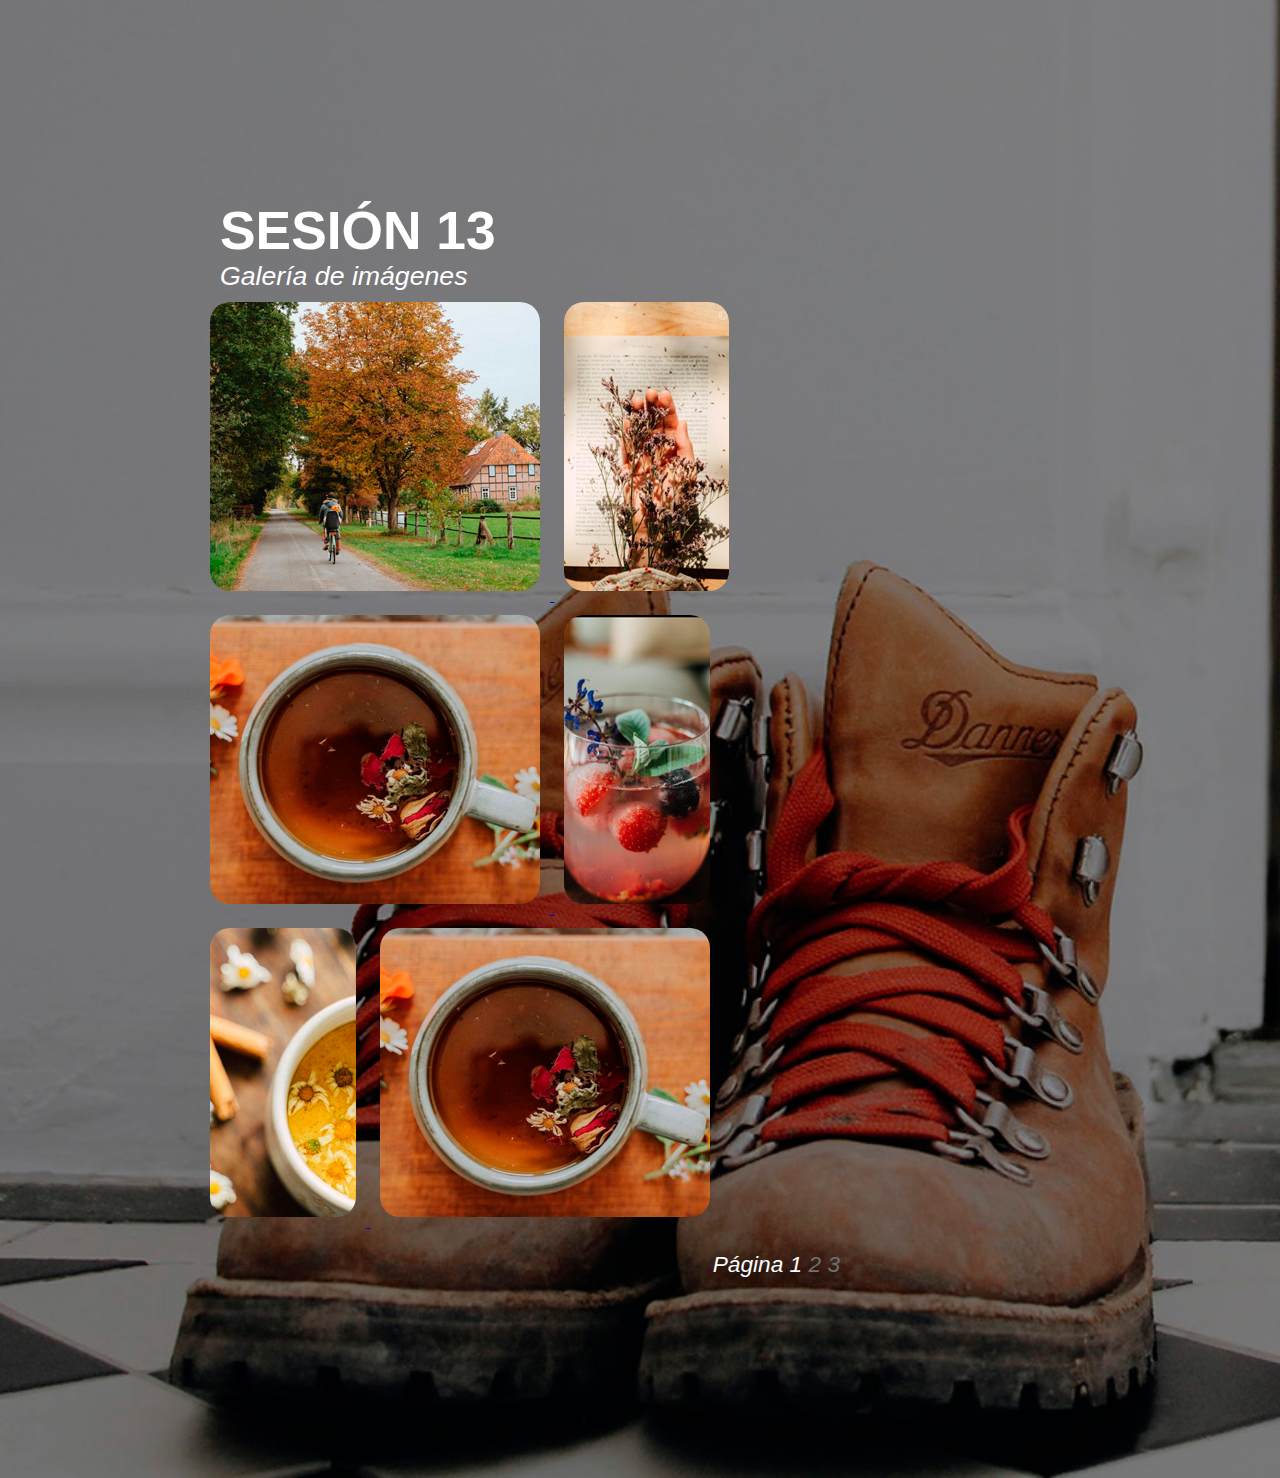
<file: GaleriaImg/index.html>
<!DOCTYPE html>
<html>

<head>
    <meta charset="utf-8">
    <title>Galería Imágenes</title>
    <link rel="stylesheet" href="main.css">
</head>

<body>
    <main>
    <section id="texto">
        <div >
            <h1>SESIÓN 13</h1>
            <h2>Galería de imágenes</h2>
        </div>
    </section>

    <section >
        <div>
            <a href="img/img1.jpg" target="_blank">
                <img alt="bici" src="img/img1.jpg" title="Paseo en bici" >
            </a>
            <a href="img/img2.jpg"target="_blank">
                <img alt="mano" src="img/img2.jpg" title="Mano sobre libro">
            </a>
            <a href="img/img3.jpg" target="_blank">
                <img alt="te rojo" src="img/img3.jpg" title="te rojo" >
            </a>
            <a href="img/img4.jpg" target="_blank">
                <img alt="agua frutas" src="img/img4.jpg" title="Agua afrutada" >
            </a>
            <a href="img/img5.jpg" target="_blank">
                <img alt="Manzanilla" src="img/img5.jpg" title="Manzanilla" >
            </a>
            <a href="img/img6.jpg" target="_blank">
                <img alt="Paseo" src="img/img6.jpg" title="Paseo campo" >
            </a>
        </div>
            <p>Página 1 <span style="color:rgb(112, 112, 112)"> 2   3</span></p>
    </section>
    </main> 

</body>

</html>
</file>
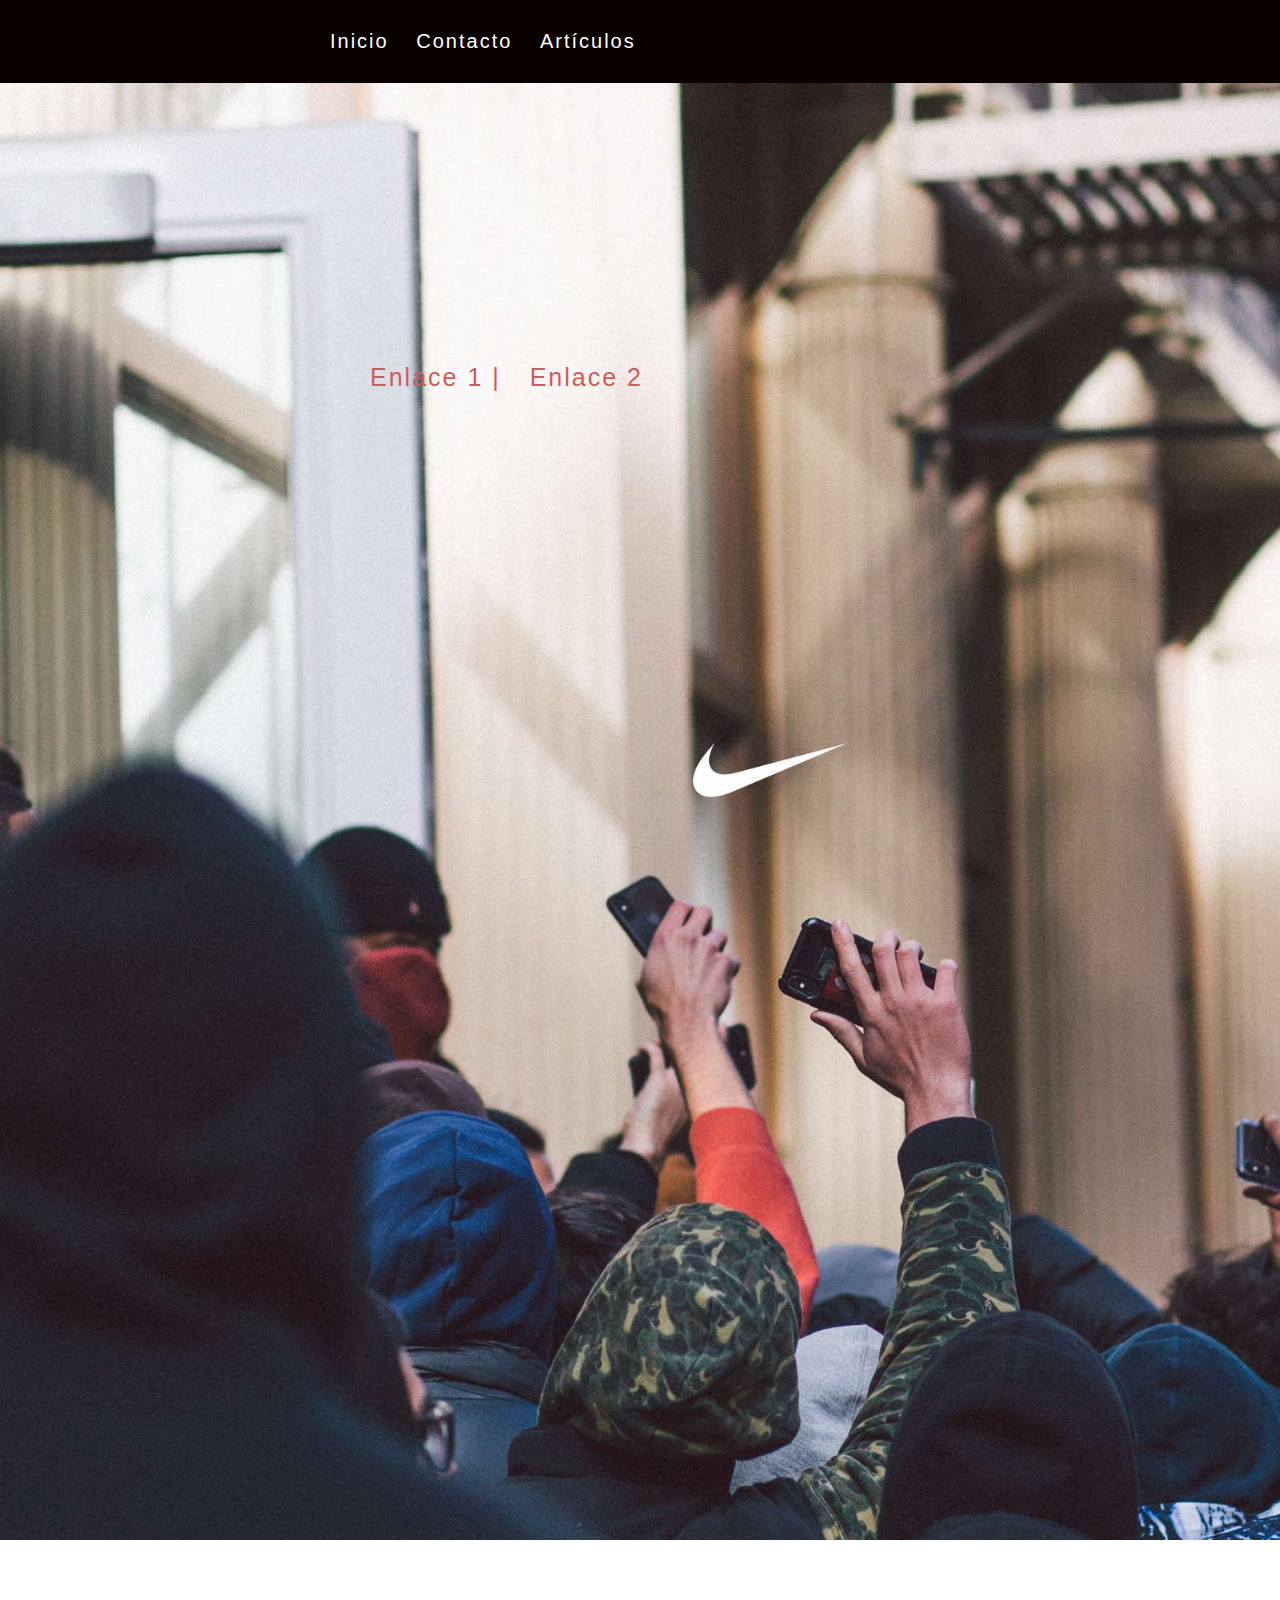
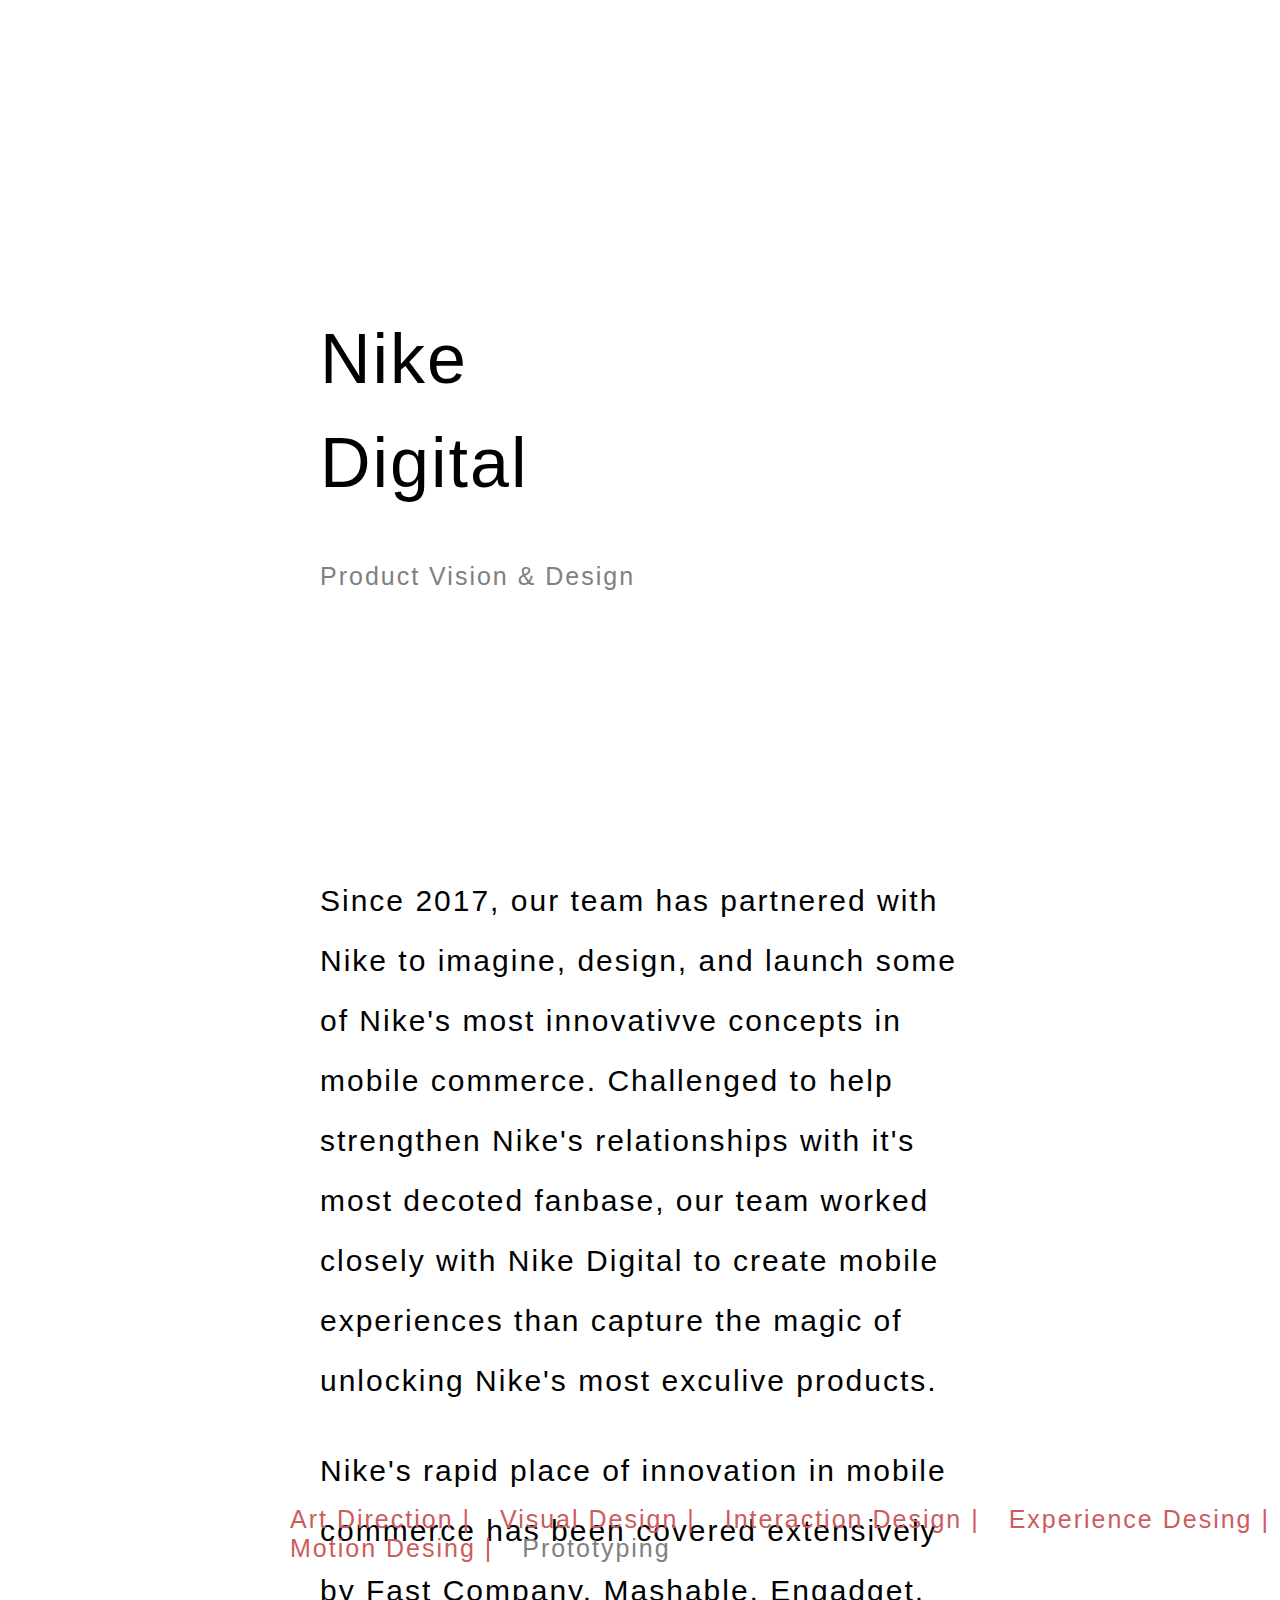
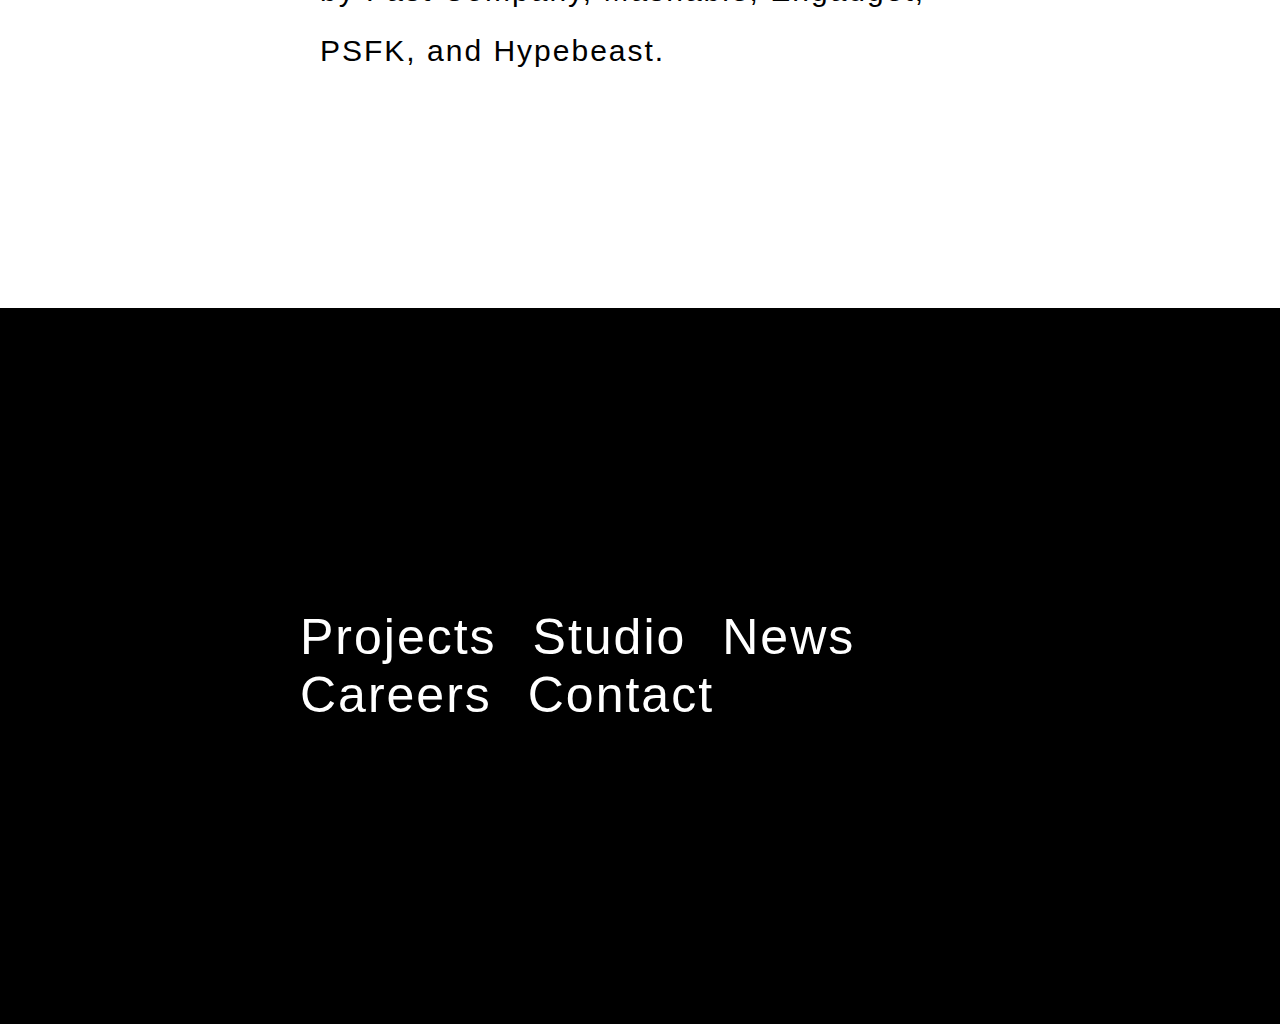
<file: NikeEjemplo/index.html>
<!DOCTYPE html>
<html>

<head>
    <meta charset="utf-8">
    <title>Ejemplo base</title>
    <link rel="stylesheet" href="estilo/ejemplo.css">
</head>

<body>
    <header>
        <nav>
            <ul>

                <li> <a href="#">Inicio</a></li>
                <li> <a href="#">Contacto</a></li>
                <li> <a href="#">Artículos</a></li>
            </ul>
        </nav>
    </header>

    <div id="cajasuperior">
        <a name="superior"></a> <!-- La etiquta "a" se emplea para enlaces internos-->
        &nbsp;
        
        <div id="cabecera">
            <ul class="fuentepequena">
                <li><a class="sin"href="#cajafooter">Enlace 1 |</a></li>
                <li><a class="enlace"href="https://easda.es/">Enlace 2</a></li>
            </ul>
        </div>
    </div>
    
        <a name="central"></a>
        <div id="cajacentral">
                <h1>Nike<br>Digital</h1>
                <h2 class="fuentepequena">Product Vision & Design</h2>
            
                <p>
                    Since 2017, our team has partnered with Nike to imagine, design, and launch some of Nike's most innovativve concepts in mobile commerce. Challenged to help strengthen Nike's relationships with it's most decoted fanbase, our team worked closely with Nike Digital to create mobile experiences than capture the magic of unlocking Nike's most exculive products.
                <p>
                    Nike's rapid place of innovation in mobile commerce has been covered extensively by Fast Company, Mashable, Engadget, PSFK, and Hypebeast.
                </p>
        </div>       

        <div id="cajalistado">
            <ul class="fuentepequena">
                <li><a class="sin"href="#">Art Direction |</a></li>
                <li><a class="enlace"href="https://easda.es/">Visual Design |</a></li>
                <li><a class="enlace"href="https://easda.es/" target="_blank">Interaction Design |</a></li>
                <li><a class="enlace"href="img/fondo.jpg">Experience Desing |</a></li>
                <li><a class="sin"href="#">Motion Desing |</a></li>
                <li>Prototyping</li>
                
            </ul>
    </div>

        <a name="footer"></a>
        <div id="cajafooter">
            <ul>
                <li>Projects</li>
                <li>Studio</li>
                <li>News</li>
                <li>Careers</li>
                <li>Contact</li>
            </ul>
        </div>
</body>

</html>
</file>
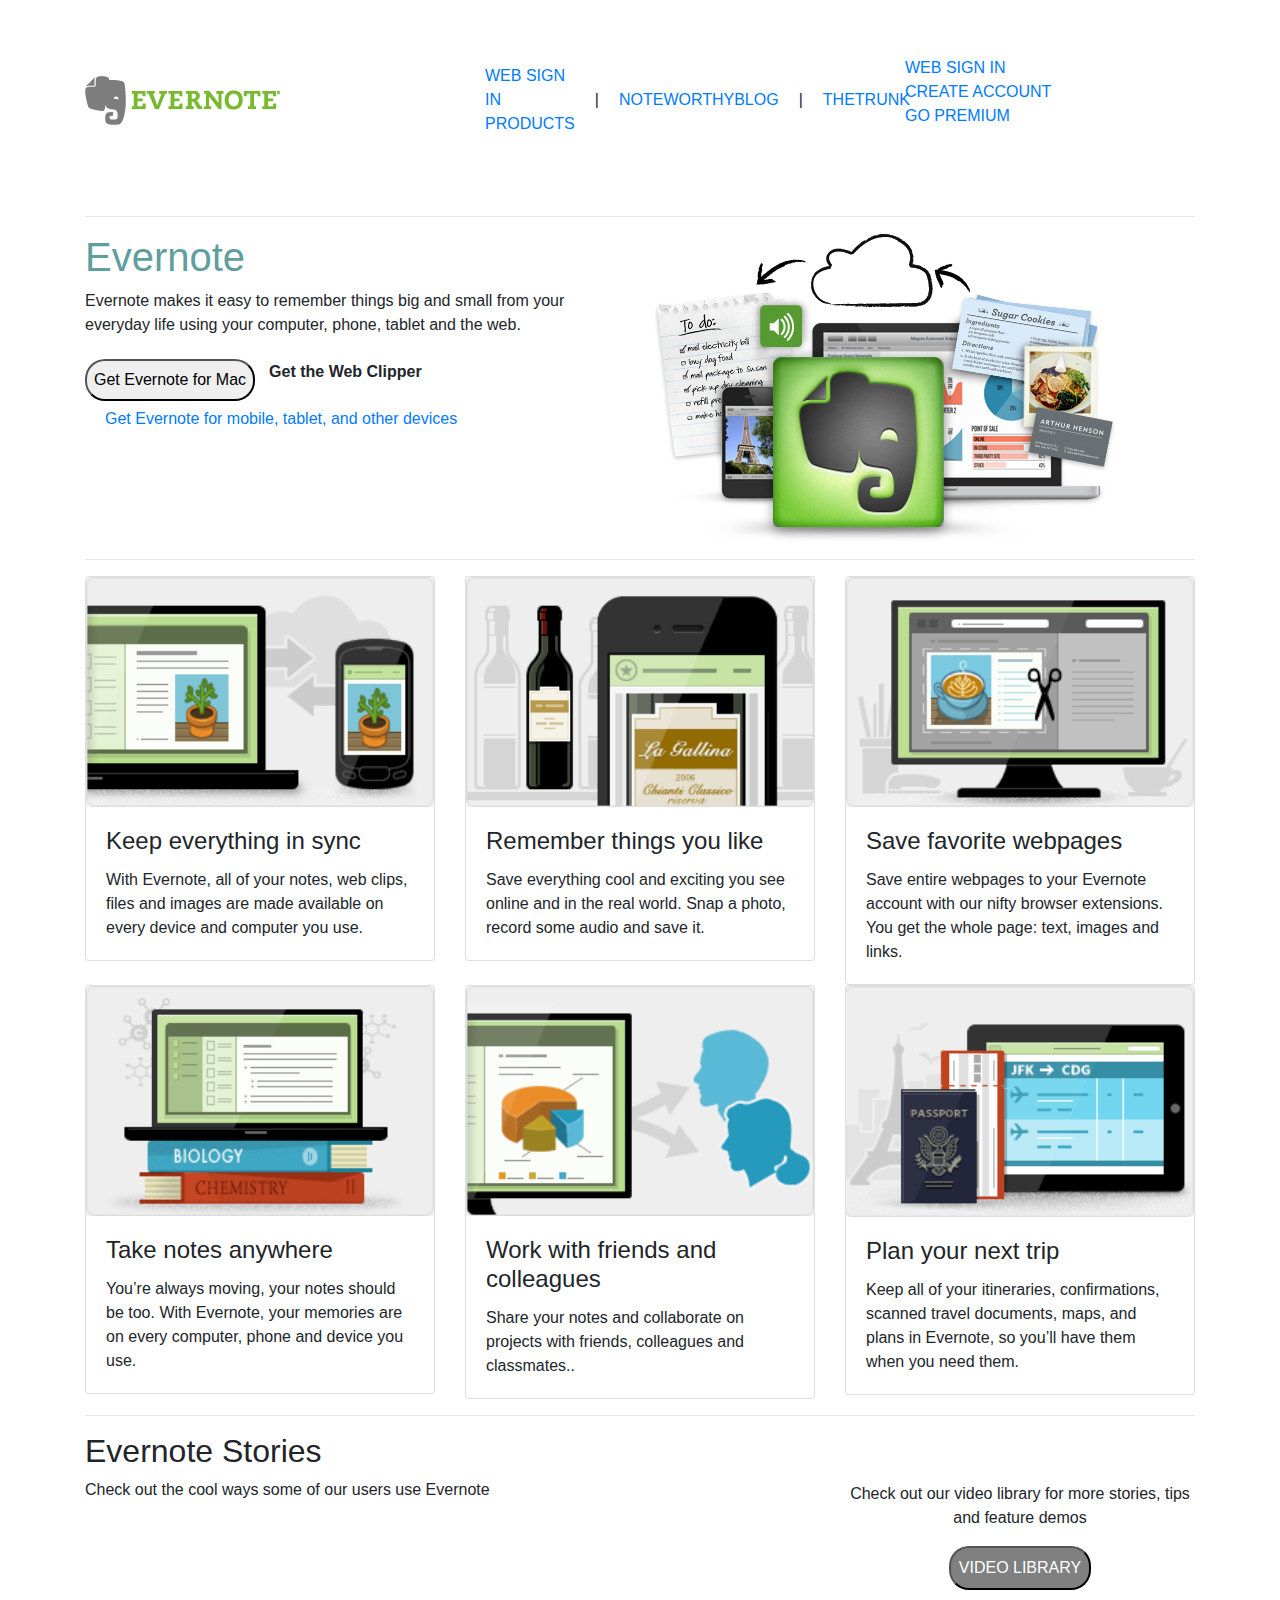
<file: Evernote/evernote.html>
<!DOCTYPE html>
<html lang="es">
<head>
  <title>Ejercicio Evernote</title>
  <meta charset="utf-8">
  <meta name="viewport" content="width=device-width, initial-scale=1">
  <link rel="stylesheet" href="style.css">

  <link rel="stylesheet" href="https://maxcdn.bootstrapcdn.com/bootstrap/4.4.1/css/bootstrap.min.css">
  <script src="https://ajax.googleapis.com/ajax/libs/jquery/3.4.1/jquery.min.js"></script>
  <script src="https://cdnjs.cloudflare.com/ajax/libs/popper.js/1.16.0/umd/popper.min.js"></script>
  <script src="https://maxcdn.bootstrapcdn.com/bootstrap/4.4.1/js/bootstrap.min.js"></script>
    
</head>

<body>
    <header class="container">
        <div class="row">

            <div class="col-12 col-md-4">
                <div class="containerVertical">
                    <img src="img/logo.png" class="img-fluid">
                </div>
            </div>

            <nav class="col-12 col-md-4">
                <div class="containerVertical">
                    <a href="#">WEB SIGN IN PRODUCTS</a> | <a href="#">NOTEWORTHYBLOG</a> | <a href="#">THETRUNK</a>
                </div>   
            </nav>

            <nav class="col-12 col-md-4">
                <div class="containerVertical">
                    <ul>
                        <li><a href="#">WEB SIGN IN</a></li>
                        <li><a href="#">CREATE ACCOUNT</a></li>
                        <li><a href="#">GO PREMIUM</a></li>
                    </ul> 
                </div> 
            </nav>

        </div>
    <hr>
    </header>

    <main class="container">
        <div class="row">
            <div class="col">
                <h1>Evernote</h1>
                <p>Evernote makes it easy to remember things big and small from your everyday life using your computer, phone, tablet and the web.</p>
                <div id="botonesCentrales">
                    <button>Get Evernote for Mac</button>
                    <p><strong>Get the Web Clipper</strong></p>
                </div>
                <p>
                    <a href="#">Get Evernote for mobile, tablet, and other devices</a>
                </p>
            </div>

            <div class="col">
                <img src="img/hero_evernote.png" alt="Imagen superior">
            </div>        
        </div>

        <hr>

        <div class="row">
            <div class="col-12 col-sm-6 col-md-4">
                <div class="card"> <!-- Clase "card" para las imágenes con descripción-->
                    <img class="card-img-top" src="img/ill_evernote1.png" alt="Imagen 1">
                    <div class="card-body">
                        <h4 class="card-title">Keep everything in sync</h4>
                        <p class="card-text">
                            With Evernote, all of your notes, web clips, files and images are made available on every device and computer you use.
                        </p>
                    </div>
                </div>
            </div>

            <div class="col-12 col-sm-6 col-md-4">
                <div class="card">
                    <img class="card-img-top" src="img/ill_evernote2.png" alt="Imagen 2">
                    <div class="card-body">
                        <h4 class="card-title">Remember things you like</h4>
                        <p class="card-text">
                            Save everything cool and exciting you see online and in the real world. Snap a photo, record some audio and save it.
                        </p>
                    </div>
                </div>
            </div>

            <div class="col-12 col-sm-6 col-md-4">
                <div class="card">
                    <img class="card-img-top" src="img/ill_evernote3.png" alt="Imagen 3">
                    <div class="card-body">
                        <h4 class="card-title">Save favorite webpages</h4>
                        <p class="card-text">
                            Save entire webpages to your Evernote account with our nifty browser extensions. You get the whole page: text, images and links.
                        </p>
                    </div>
                </div>
            </div>    

            <div class="col-12 col-sm-6 col-md-4">
                <div class="card">
                    <img class="card-img-top" src="img/ill_evernote4.png" alt="Imagen 4">
                    <div class="card-body">
                        <h4 class="card-title">Take notes anywhere</h4>
                        <p class="card-text">
                            You’re always moving, your notes should be too. With Evernote, your memories are on every computer, phone and device you use.
                        </p>
                    </div>
                </div>
            </div>

            <div class="col-12 col-sm-6 col-md-4">
                <div class="card">
                    <img class="card-img-top" src="img/ill_evernote5.png" alt="Imagen 5">
                    <div class="card-body">
                        <h4 class="card-title">Work with friends and colleagues</h4>
                        <p class="card-text">
                            Share your notes and collaborate on projects with friends, colleagues and classmates..
                        </p>
                    </div>
                </div>
            </div>
            <div class="col-12 col-sm-6 col-md-4">
                <div class="card">
                    <img class="card-img-top" src="img/ill_evernote6.png" alt="Imagen 6">
                    <div class="card-body">
                        <h4 class="card-title">Plan your next trip</h4>
                        <p class="card-text">
                            Keep all of your itineraries, confirmations, scanned travel documents, maps, and plans in Evernote, so you’ll have them when you need them.
                        </p>
                    </div>
                </div>
            </div> <!-- Puedo segir añadiendo y se crearía otra fila de 3-->  

        </div>
    <hr>
    </main>
    
    <footer class="container">
        <div class="row">
            <div class="col-md-8">
                <h2>Evernote Stories</h2>
                <p>Check out the cool ways some of our users use Evernote</p>
            </div>

            <div class="col-md-4" id="videoLibrary">
                <p>Check out our video library for more stories, tips and feature demos</p>
                <button>VIDEO LIBRARY</button>
            </div>
        </div>
    </footer>  

    </body>
</html>
</file>
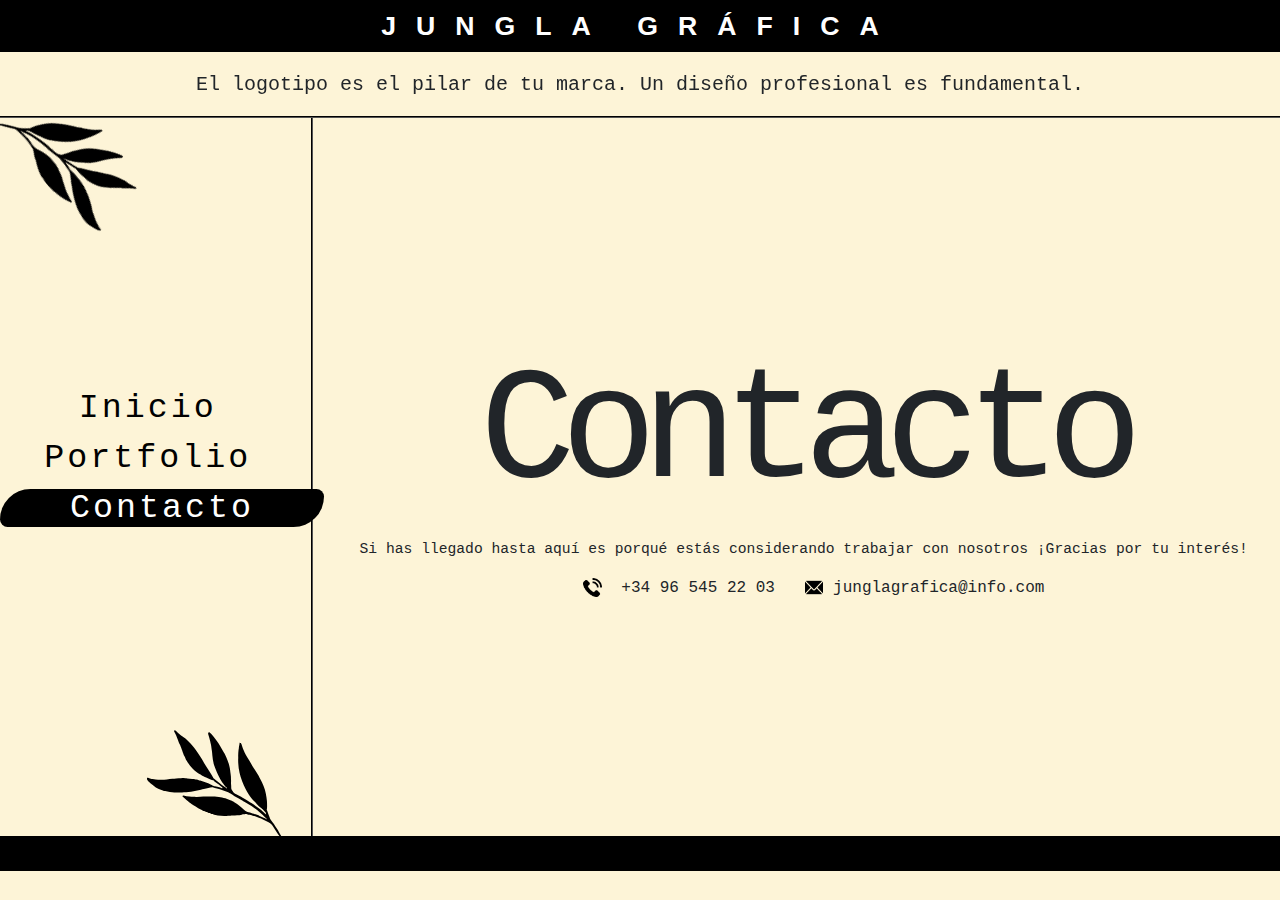
<file: WebFinal/contacto.html>
<!DOCTYPE html>
<html lang="es">
<head>
  <title>junglaGrafica</title>
  <meta charset="utf-8">
  <meta name="viewport" content="width=device-width, initial-scale=1">
  

  <link rel="stylesheet" href="https://maxcdn.bootstrapcdn.com/bootstrap/4.4.1/css/bootstrap.min.css">
  <script src="https://ajax.googleapis.com/ajax/libs/jquery/3.4.1/jquery.min.js"></script>
  <script src="https://cdnjs.cloudflare.com/ajax/libs/popper.js/1.16.0/umd/popper.min.js"></script>
  <script src="https://maxcdn.bootstrapcdn.com/bootstrap/4.4.1/js/bootstrap.min.js"></script>

  <script src="https://ajax.googleapis.com/ajax/libs/jquery/3.5.1/jquery.min.js"></script>
  <script>
  	$(document).ready(function(){
		$("button").click(function(){
	  		$("p").hide(1000);
		});
 	 });
  </script>
    <link rel="stylesheet" href="css/style_contacto.css">
</head>

<body>
	<header>
		<h1>JUNGLA GRÁFICA</h1>
		<div id="carousel" class="carousel slide" data-ride="carousel" data-interval="4000">
			<div class="carousel-inner">
				<div class="carousel-item active">
					<p class="txtcarousel">El logotipo es el pilar de tu marca. Un diseño profesional es fundamental.</p>
				</div>
				<div class="carousel-item">
					<p class="txtcarousel">Sin diseño no hay beneficios. Enamora a primera vista</p>
				</div>
				<div class="carousel-item">
					<p class="txtcarousel">Tus competidores ya están en Internet. ¿A qué estás esperando?</p>
				</div> 
			</div>
		</div>
	</header>

	<div class="containter-fluid">
		<div class="row">
			<div class="col-sm-12 col-md-3" id="menu">
				<img id="hojasup" src="img/SVG/hoja.svg" alt="hoja">
				<nav>
					<ul>
						<li><a class="desactivado" href="index.html">Inicio</a></li>
						<li><a class="desactivado" href="portfolio.html">Portfolio</a></li>
						<li><a id="activado"href="contacto.html">Contacto</a></li>
					</ul>
				</nav>
				<img id="hojainf"src="img/SVG/hojainf.svg" alt="hoja">
			</div>
			<div class="col-sm-12 col-md-9">
				<div class="row">
					<div id="contenido" class="col">
						<h2>Contacto</h2>
						<p>Si has llegado hasta aquí es porqué estás considerando trabajar con nosotros ¡Gracias por tu interés!</p>
							<div id="contacto">
								<ul>
									<li><img src="img/telephone.png" alt="telephone"> +34 96 545 22 03</li>
									<li><img src="img/email.png" alt="email">junglagrafica@info.com</li>
								</ul>
							</div>
					</div>
				</div>
			</div>
		</div>
	</div>
	<footer>
		
	</footer>
</body>
</html>
</file>
<file: style.css>
*{
    margin: 0;
    padding: 0;
}

body{
    background-image:url(img/fondo.jpg);
    margin: 100px 0px 150px 100px;
    font-size: 20pt;
    font-family: Verdana, Geneva, Tahoma, sans-serif;
}

h1{
    font-family: 'Acme', sans-serif;
    font-size: 80pt;
    color: rgb(111, 140, 226);
    
}
h2{

    font-size: 20pt;
    font-weight: lighter    ;
    color: grey;
    padding-bottom: 6em;
    font-family: 'Montserrat', sans-serif;
}

li{
    list-style-type: circle;
    padding-bottom: 1em;
    font-family: 'Montserrat', sans-serif;
    margin-left: 1em;
}

a{
    text-decoration: none;
    font-family: 'Montserrat', sans-serif;
    color: rgb(224, 90, 56);

}
a:hover{
    background-color:rgb(224, 90, 56);
    color: whitesmoke;
}
</file>
<file: ElPais/estilo/estilo.css>
*{
    padding: 0;
    margin: 0;
}

body{
    font-family:'Segoe UI', Tahoma, Geneva, Verdana, sans-serif;
}

article p,h2,ul,footer{
    padding-right: 600px;
    padding-left: 600px;
}

h1{
    font-family: Georgia, 'Times New Roman', Times, serif;
    font-size: 55pt;
    font-weight: lighter;
    padding-right: 8em;
    padding-left: 8em;
}

p,li{
    font-size: 15pt;
    padding-bottom: 1em;
    list-style: none;
}

h2{
    font-size: 20pt;
    margin-bottom: 0.5em;
    margin-top: 1em;
}


h4{
    font-size: 12pt;
    color: rgb(181, 181, 181);
    padding-top: 2em;
}

section{
    text-align: center;
}

time{
    font-size: 10pt;
    color: rgb(181, 181, 181);
    padding-top: 2em;
}

.intro{ 
    padding: 2em 32em;
    font-size: 15pt;
}

article img {
    display: block;
    margin-left: auto;
    margin-right: auto;
    padding-top: 20px;
    padding-bottom: 20px;
  }
  
  .rrss li{

      display: inline;
  }

  .banner{
    padding-top: 60px;
    padding-bottom: 60px;
    width: 40%;
  }

  footer ul{
      padding: 0;
}
footer li{
    display: inline;
    color: rgb(181, 181, 181);
    font-size: 12pt;
}

.punteado{
    color: rgb(181, 181, 181);
    height: 0px;
    border:1px dashed;
}

hr{
    margin-top: 10px;
    margin-bottom: 10px;
}

.separar{
    margin-left: 100px;
}
</file>
<file: GaleriaImg/main.css>
*{
    margin:0;
    padding: 0;
}

body{
    background-image:url(img/fondo.jpg);
    background-size: cover;
    font-family: 'Lucida Sans', 'Lucida Sans Regular', 'Lucida Grande', 'Lucida Sans Unicode', Geneva, Verdana, sans-serif;
    margin: 200px;
}

main{
    display: flex;
    flex-wrap: wrap;
}

section{
    box-sizing: border-box;
    width: 50vw;
}

#texto{
    padding-left: 20px;
}

p{
    text-align: right;
    font-size: 17pt;
    color: white;
    padding-top: 20px;
    font-style: oblique;
    font-weight: lighter;
}

img {
    margin: 10px;
    border-radius: 20px;
    filter: grayscale(0%);
}

a:hover img {
    filter:drop-shadow(8px 8px 10px rgb(0, 0, 0));
    filter: grayscale(100%);

}

h1{
    font-size: 40pt;
    color: white;
    font-family:'Trebuchet MS', 'Lucida Sans Unicode', 'Lucida Grande', 'Lucida Sans', Arial, sans-serif;
    font-weight: 200px;
}

h2{
    font-size: 20pt;
    font-style: oblique;
    font-weight: lighter;
    color: white;
}

hr{
    color: white;
    border: ;
    margin-bottom: 20px;
}

th.texto{
    width: 40%;
    text-align: left;
    vertical-align: top;
}
</file>
<file: NikeEjemplo/estilo/ejemplo.css>
body{
    font-family:Helvetica Neue, Helvetica, Arial, sans-serif; /*En caso de que el pc no tenga una tipo instalada, pasaraía a utilizarse la siguiente*/
    letter-spacing: 2px; /*Modifica el interletrado*/
    margin: 0;
}

#cajasuperior {
    background-image:url(../img/fondo.jpg);/*¿Porqué no la localiza?*/
    background-size: cover; /*Evita la deformación del tamaño de la imagen*/
    padding: 20em;
    height: 100vh;
}

#cajacentral {
    height: 100vh;
    padding: 20em;
    padding-top: -10em;
}

h1 {
    font-size: 70px;
    line-height: 104px;
    font-weight: lighter;
}

h2 {
    padding-bottom: 10em;
}

p {
    font-size: 30px;
    line-height: 60px;
    font-weight: lighter;
}

#cajalistado{
    
    padding-left: 15em;
    padding-bottom: 20em;
}

#cajafooter {
    background-color: black;
    font-size: 50px;
    padding: 5em;
    color: white;
}

ul{
    list-style:none; /*Eliminar estilos predefinidos de la lista*/
}

li {
    padding: 10px;
    display: inline /* Modificar la disposición de los elementos del menú en horizontal*/
}

a {
    color:indianred;
    text-decoration:none;
}

a.enlace:hover {
    background-color:tomato; /*Subrayado*/
    text-decoration: underline;
    color: white;
  }

a.sin:hover {
  text-decoration: line-through; /*Tachado*/
  }


  .fuentepequena{ /*Aplicar un mismo estilo a diferentes tipografías*/
    font-size: 25px;
    color:grey;
    font-weight: lighter;
  }


nav{
     background-color: rgb(10, 0, 0);
      padding-top: 10px;
      padding-bottom: 10px;
      padding-left: 280px;
      width: 100%;
      position: fixed;
      font-size: 15pt;
      
  }

  nav a {
      color: white;
  }

  a:hover{
     position: relative;
     left: 5px;

  }
</file>
<file: Evernote/style.css>
header, main, div, footer {
    box-sizing: border-box;
}

header .row{    
    align-content: center; 
}

h1 {
    color: cadetblue;
}
nav li {
    list-style: none;
}

a {
    color: rgb(30, 211, 30); /*No cambia de color*/
    padding: 20px;
}

footer {
    height: 300px;
}

.containerVertical {
    display: flex;
    align-items: center;
    height: 200px;
}

#botonesCentrales {
    display: flex;
    flex-wrap: nowrap;
    align-items: center;

    
}

#botonesCentrales * {
    padding: 7px;
    border-radius: 20px;
}

footer button  {
    padding: 8px;
    border-radius: 20px;
    background: grey;
    color: white;
}

.card {
    border-style: none; /*No puedo quitarle el borde*/
}


#videoLibrary {
    text-align: center;
    margin-top: 50px;
}
</file>
<file: WebFinal/css/style_contacto.css>
*{
    padding: 0;
    margin: 0;
    font-family: 'Courier New', Courier, monospace;
    box-sizing: border-box;
 }

body{
    background-color: rgb(253, 244, 215);
   /* cursor:url(.../img/svg/cursorJG.svg),auto;*/

}

h1{
    background-color: black;
    color: white;
    text-align: center;
    font-size: 20pt;
    font-family: Helvetica, Arial, sans-serif;
    font-weight: 600;
    letter-spacing: 20px;
    padding-top: 10px;
    padding-bottom: 10px;
}

h2{
    font-size: 120pt;
    font-weight: 500;
    letter-spacing: -15px; 
    text-align: center; 
}

p{
    text-align: center;
    font-size: 11pt; 
}

p a{
    text-decoration: none;
    color: black;
}

nav li{
    text-align: center;
    font-size: 25pt;
    letter-spacing: 3px;
}

footer{
    background-color: black;
    padding-top: 35px;
}
.desactivado{
    color: black;
}
.carousel slide{
    margin: 0 !important;
}
.txtcarousel{
    font-size: 15pt;
}

#carousel{
    border-bottom: groove black 2px;
    padding-top: 10px;}

.desactivado:hover{
    text-decoration: none;
    border-radius: 80px 20px;
    border-style: solid;
    border-width: 1px;
    color: black;
    padding-left: 30px;
    padding-right: 30px;
}

#activado{
    background:black;
    color: white;
    padding-left: 70px;
    padding-right: 70px;
    text-decoration: none;
    border-radius: 80px 20px;
}


#menu{
    display: flex;
    flex-direction: column;
    justify-content: space-between;
    border-right: groove black 2px;
}

#hojasup{
    transform: rotate(-130deg);
    width: 50%;
}
#hojainf{
    width: 50%;
    align-self: flex-end;
    transform: rotate(20deg);
    padding-bottom: 20px;
}

#contacto ul{
    list-style: none;
    text-align: center;
}
#contacto li{
    display: inline;
    padding-left: 20px
}
#contacto img{
    width: 3%;
    height: auto;
    padding-right: 10px;
}


#contenido{
    margin-top: 220px;
    margin-bottom: 220px;
}

@media screen and (max-width:992px){
    h1{
        font-size: 15pt;
        font-weight: 600;
        letter-spacing: 12px;
    }
    .txtcarousel{
        font-size: 10pt;
    } 
    #hojasup , #hojainf{
        width: 20%;
    }

    #menu{
        border-bottom: groove black 2px;
    }
    
    h2{
        font-size: 50pt;
        font-weight: 500;
        letter-spacing: -5px; 
        text-align: center;  
    }
    #contenido{
        margin-top: 50px;
        margin-bottom: 50px;
    }

}
</file>
